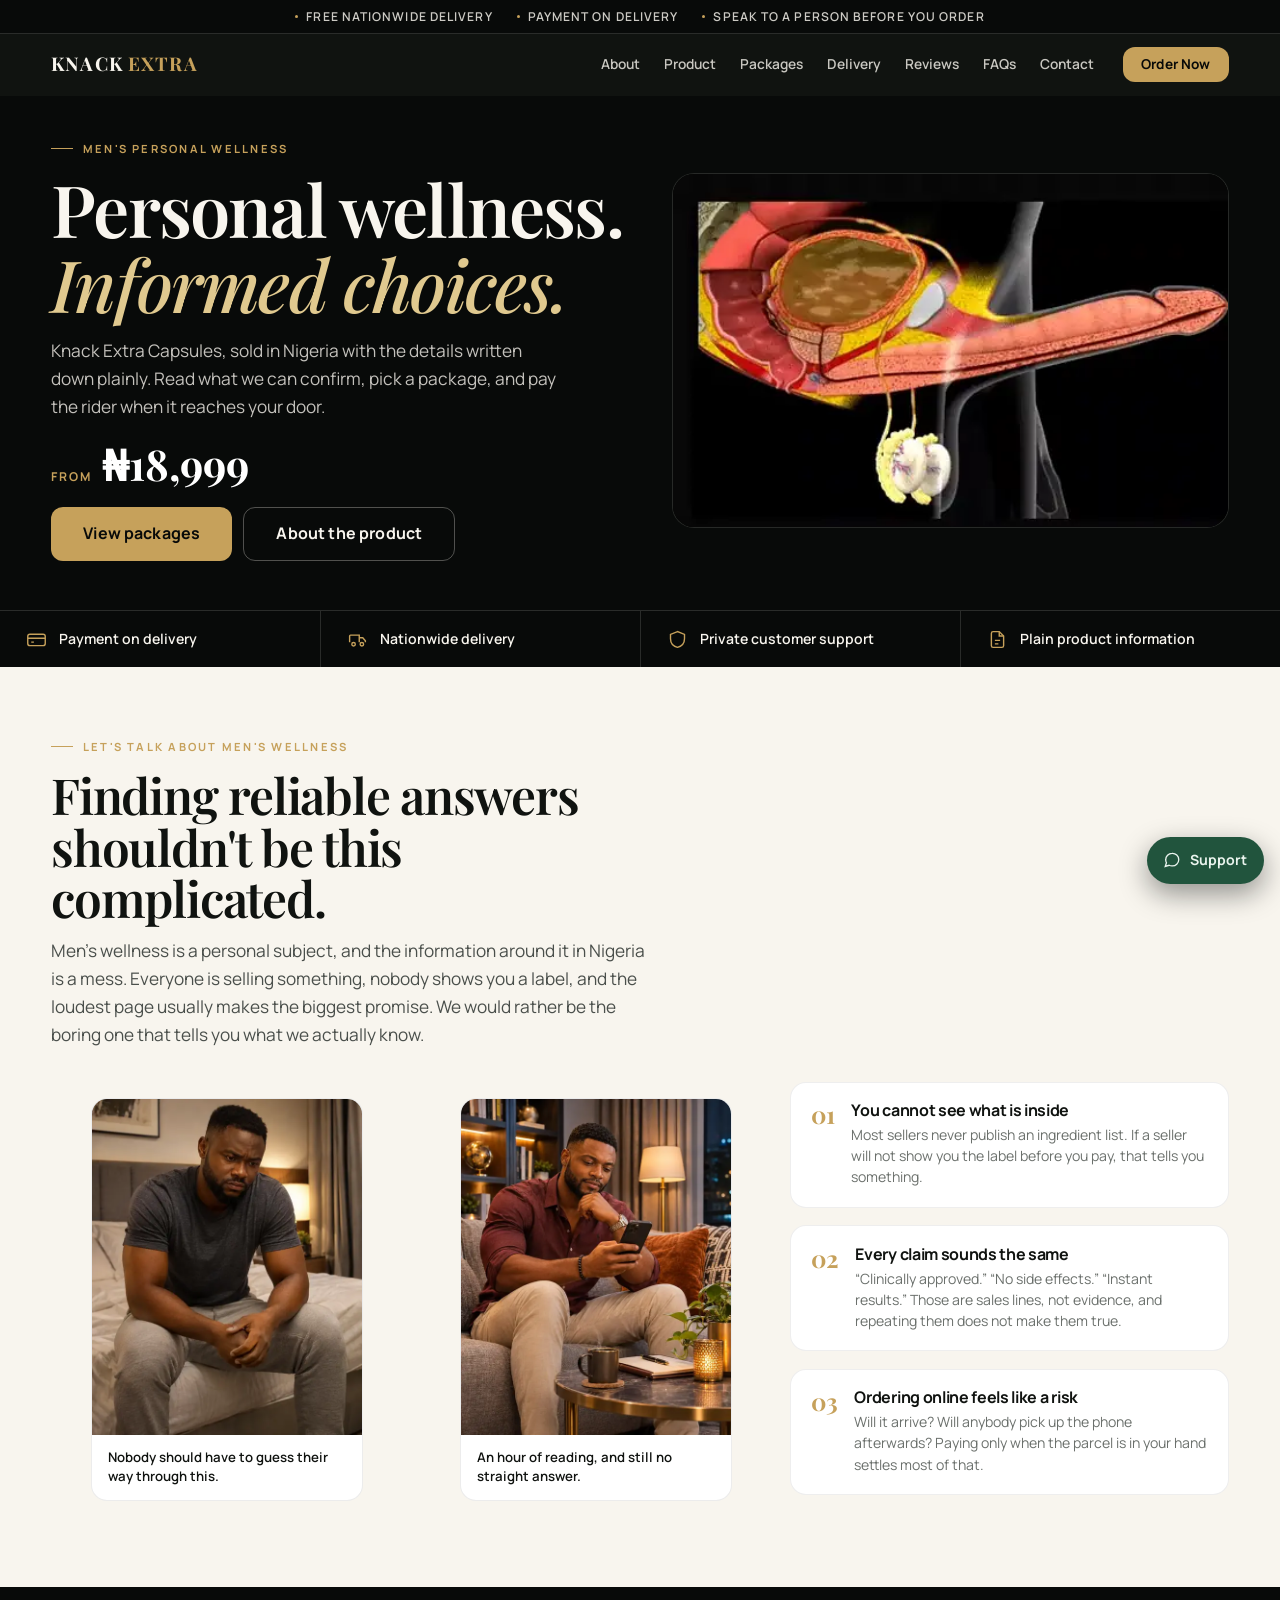
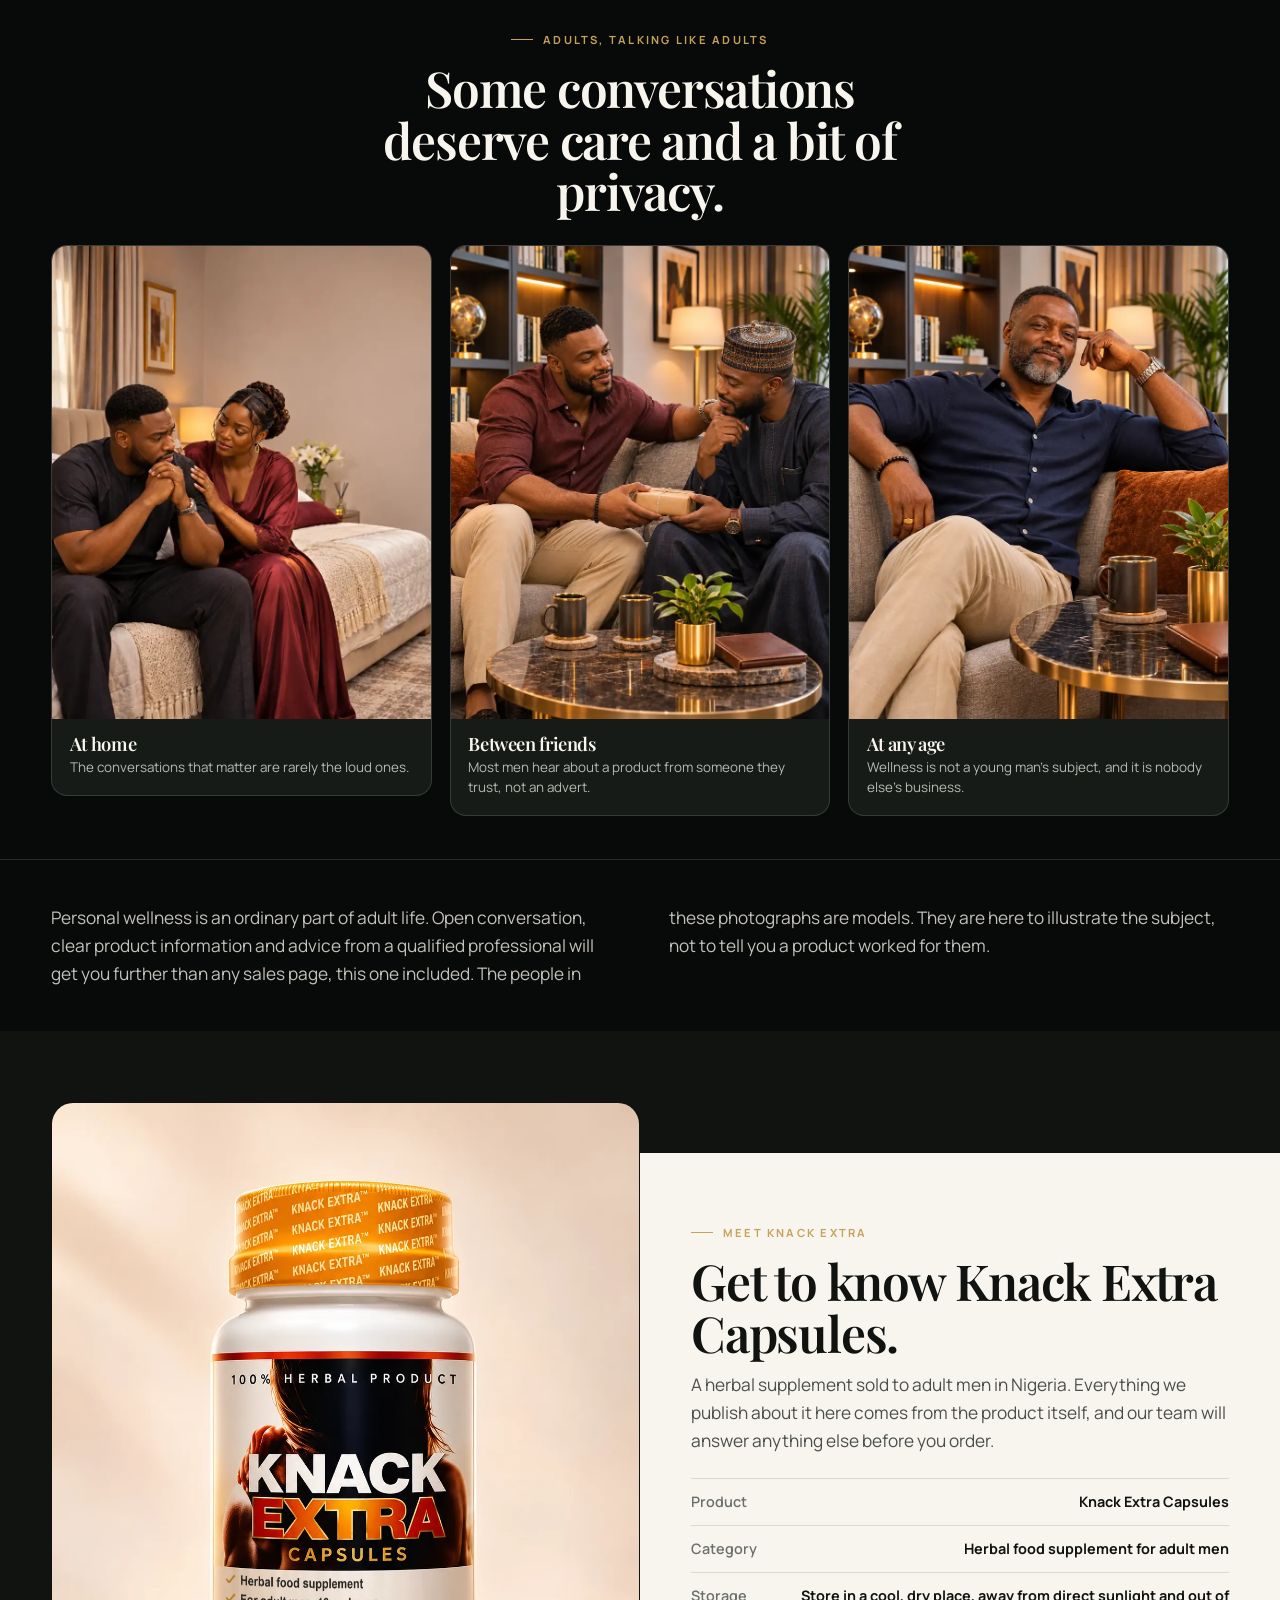
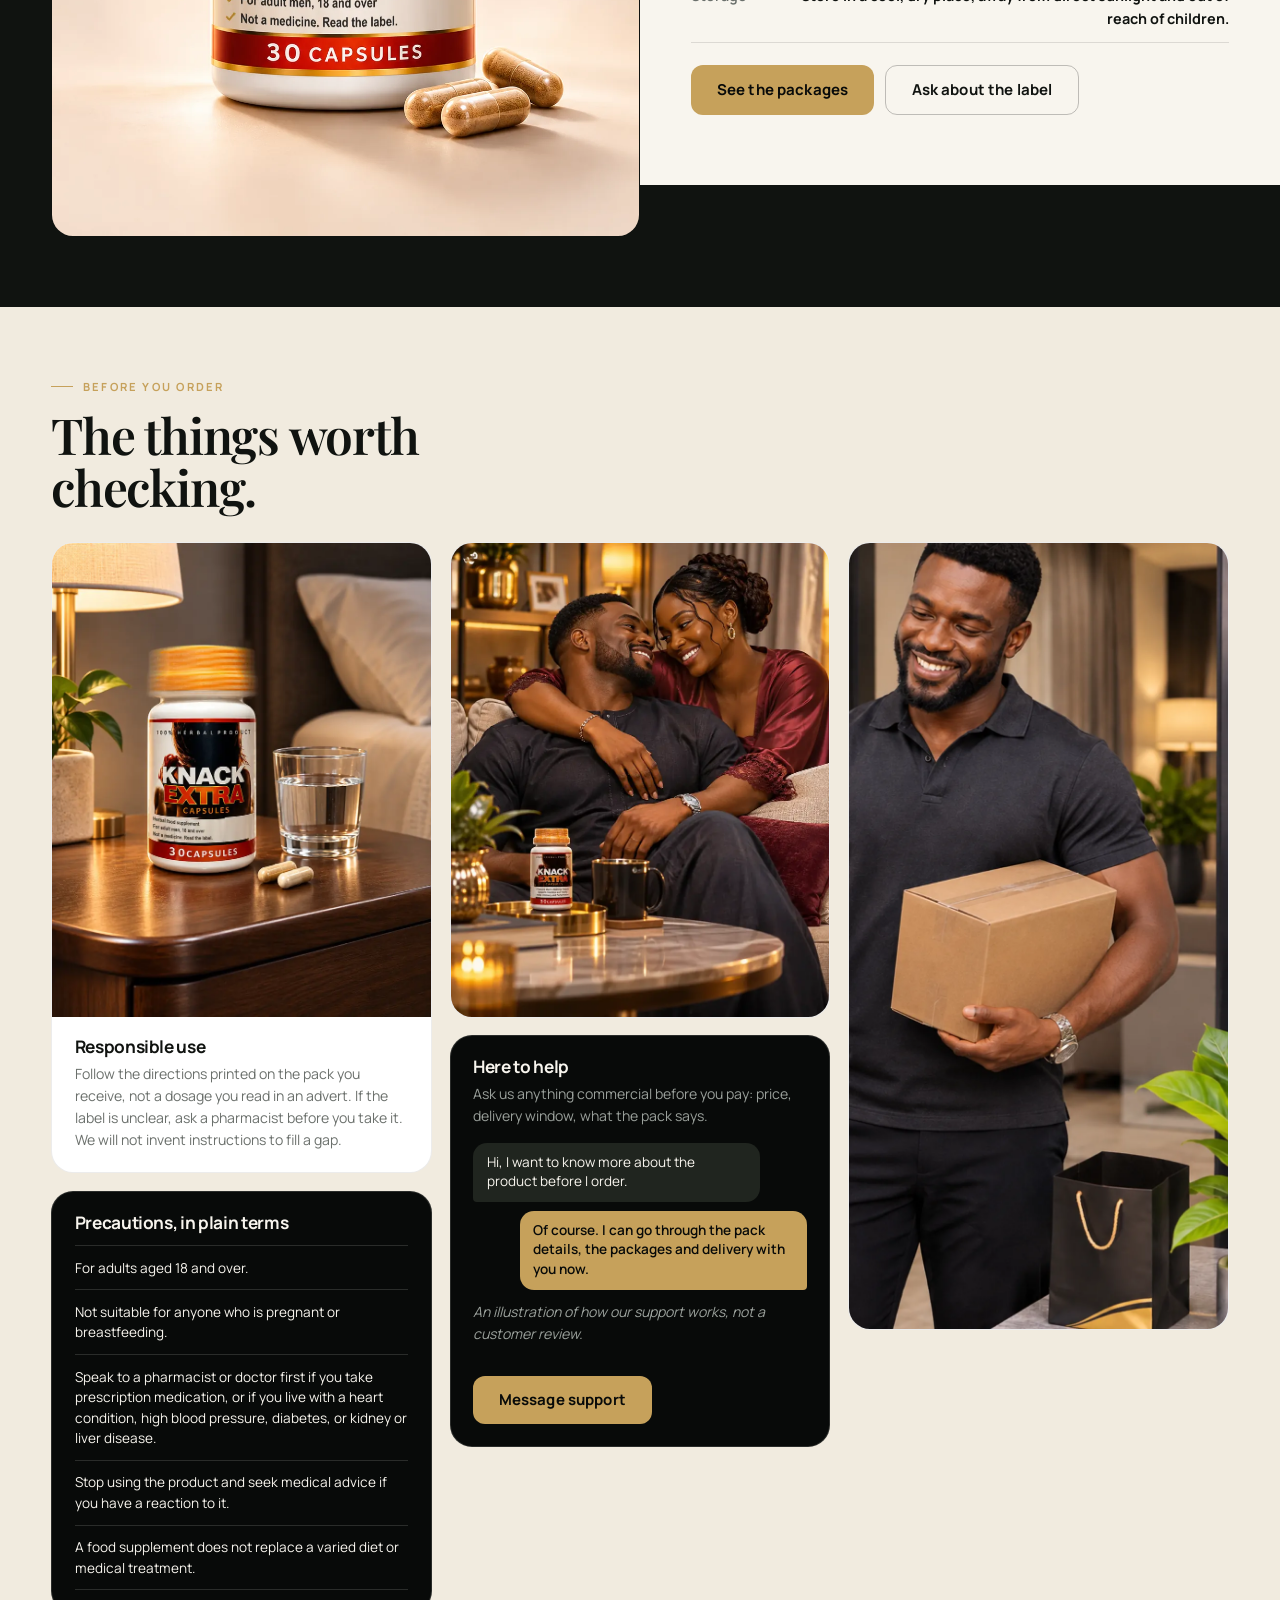
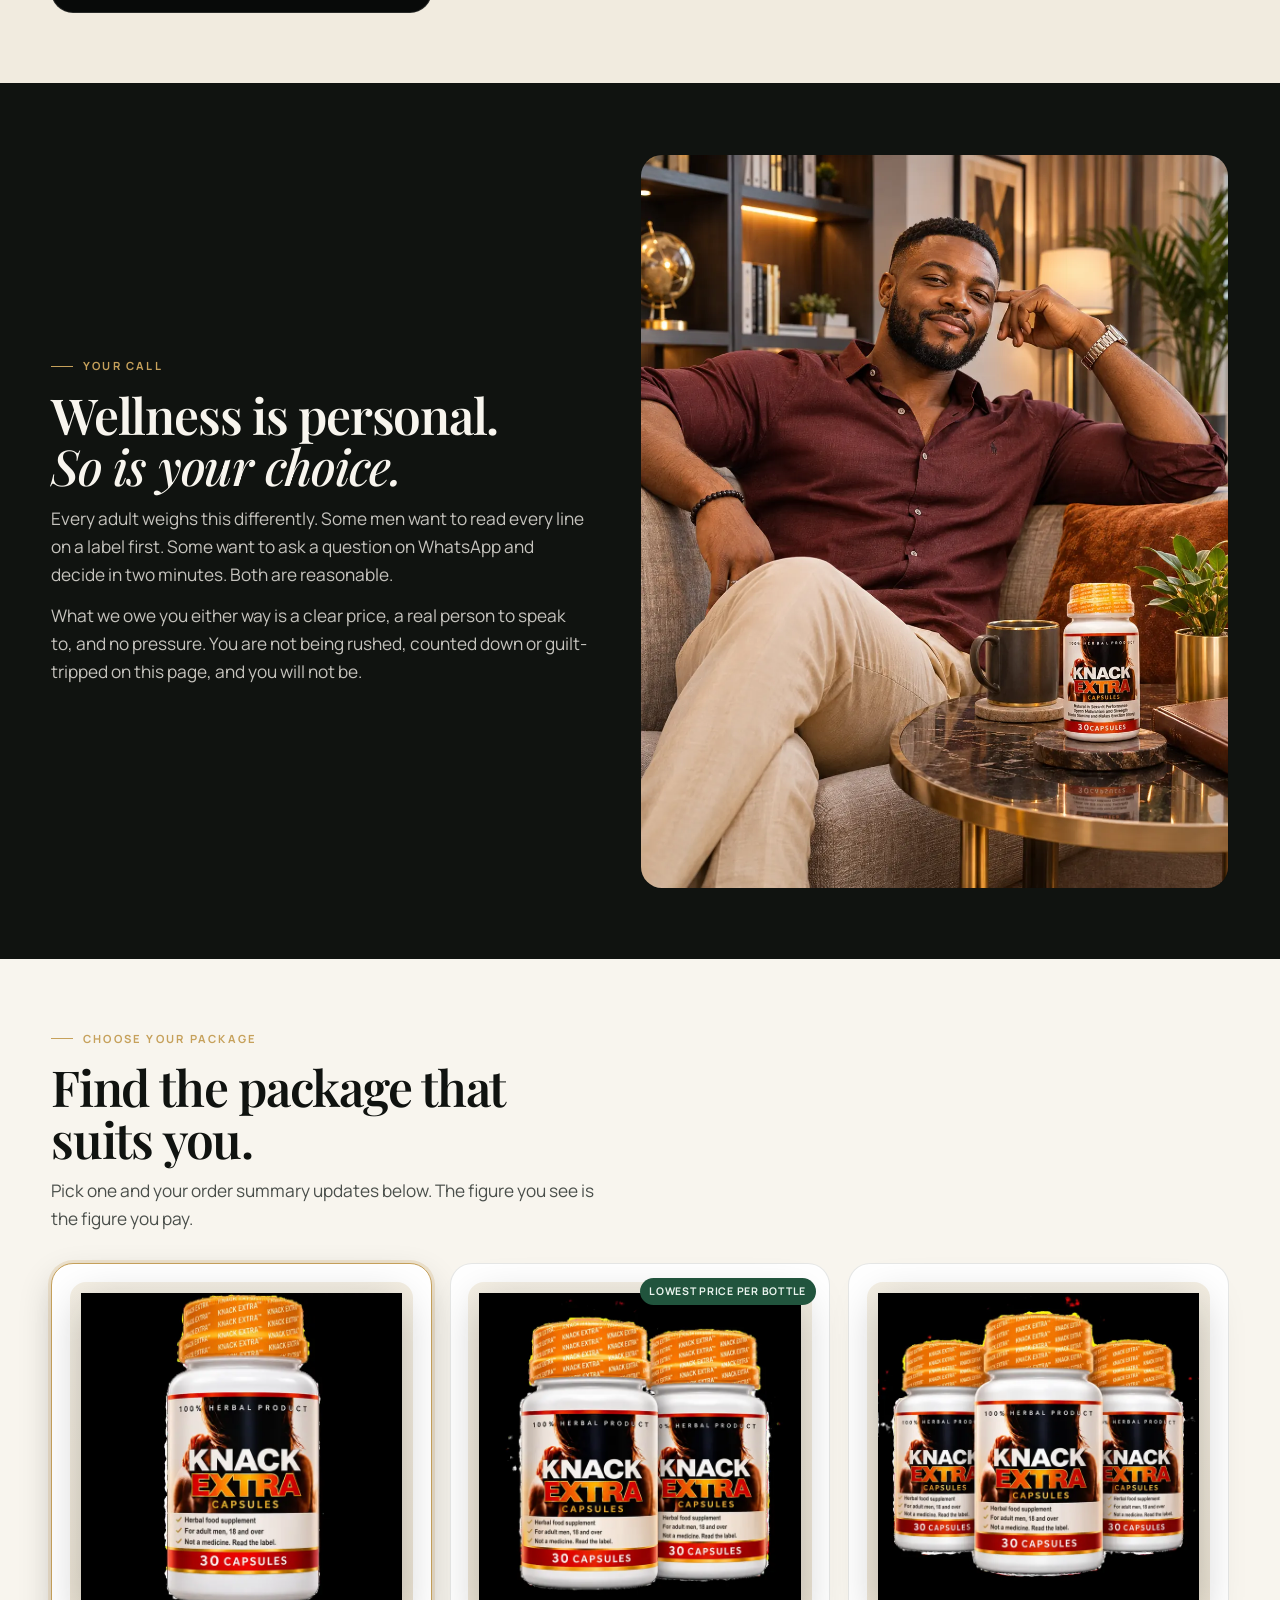
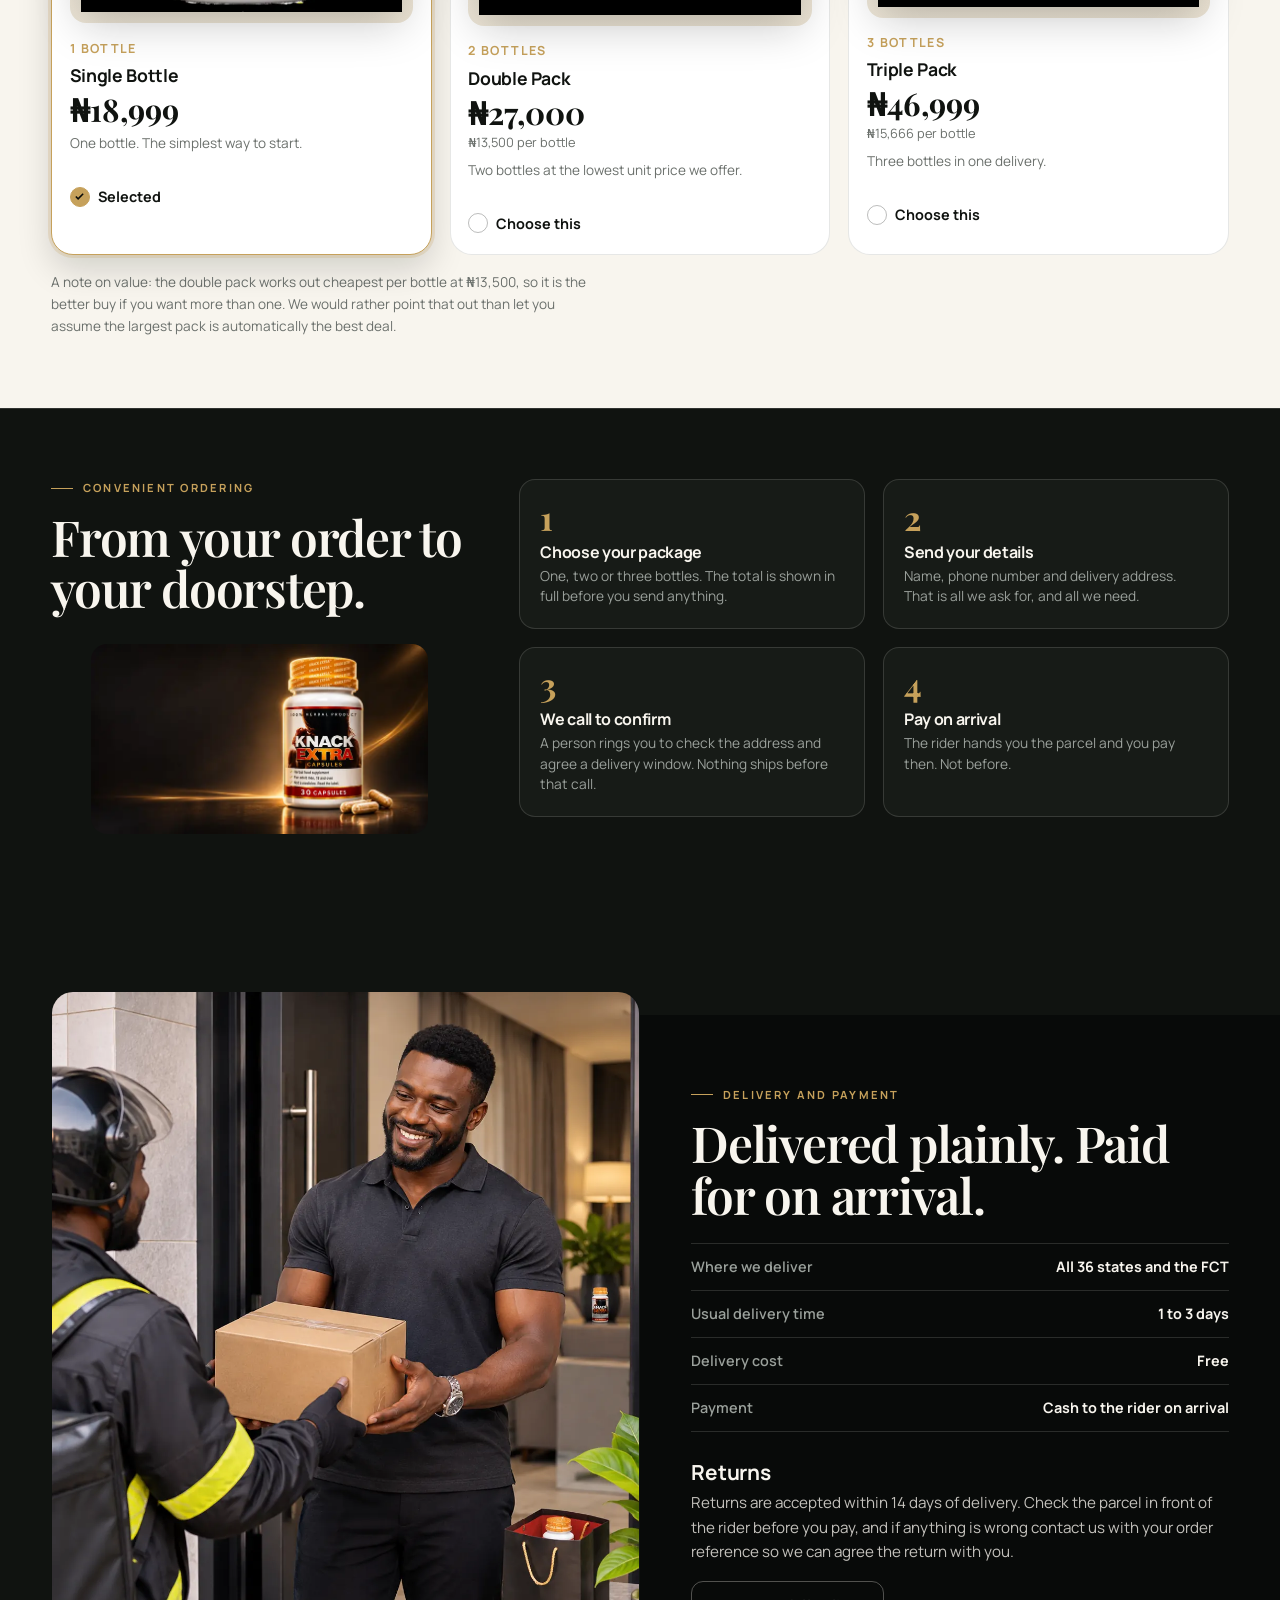
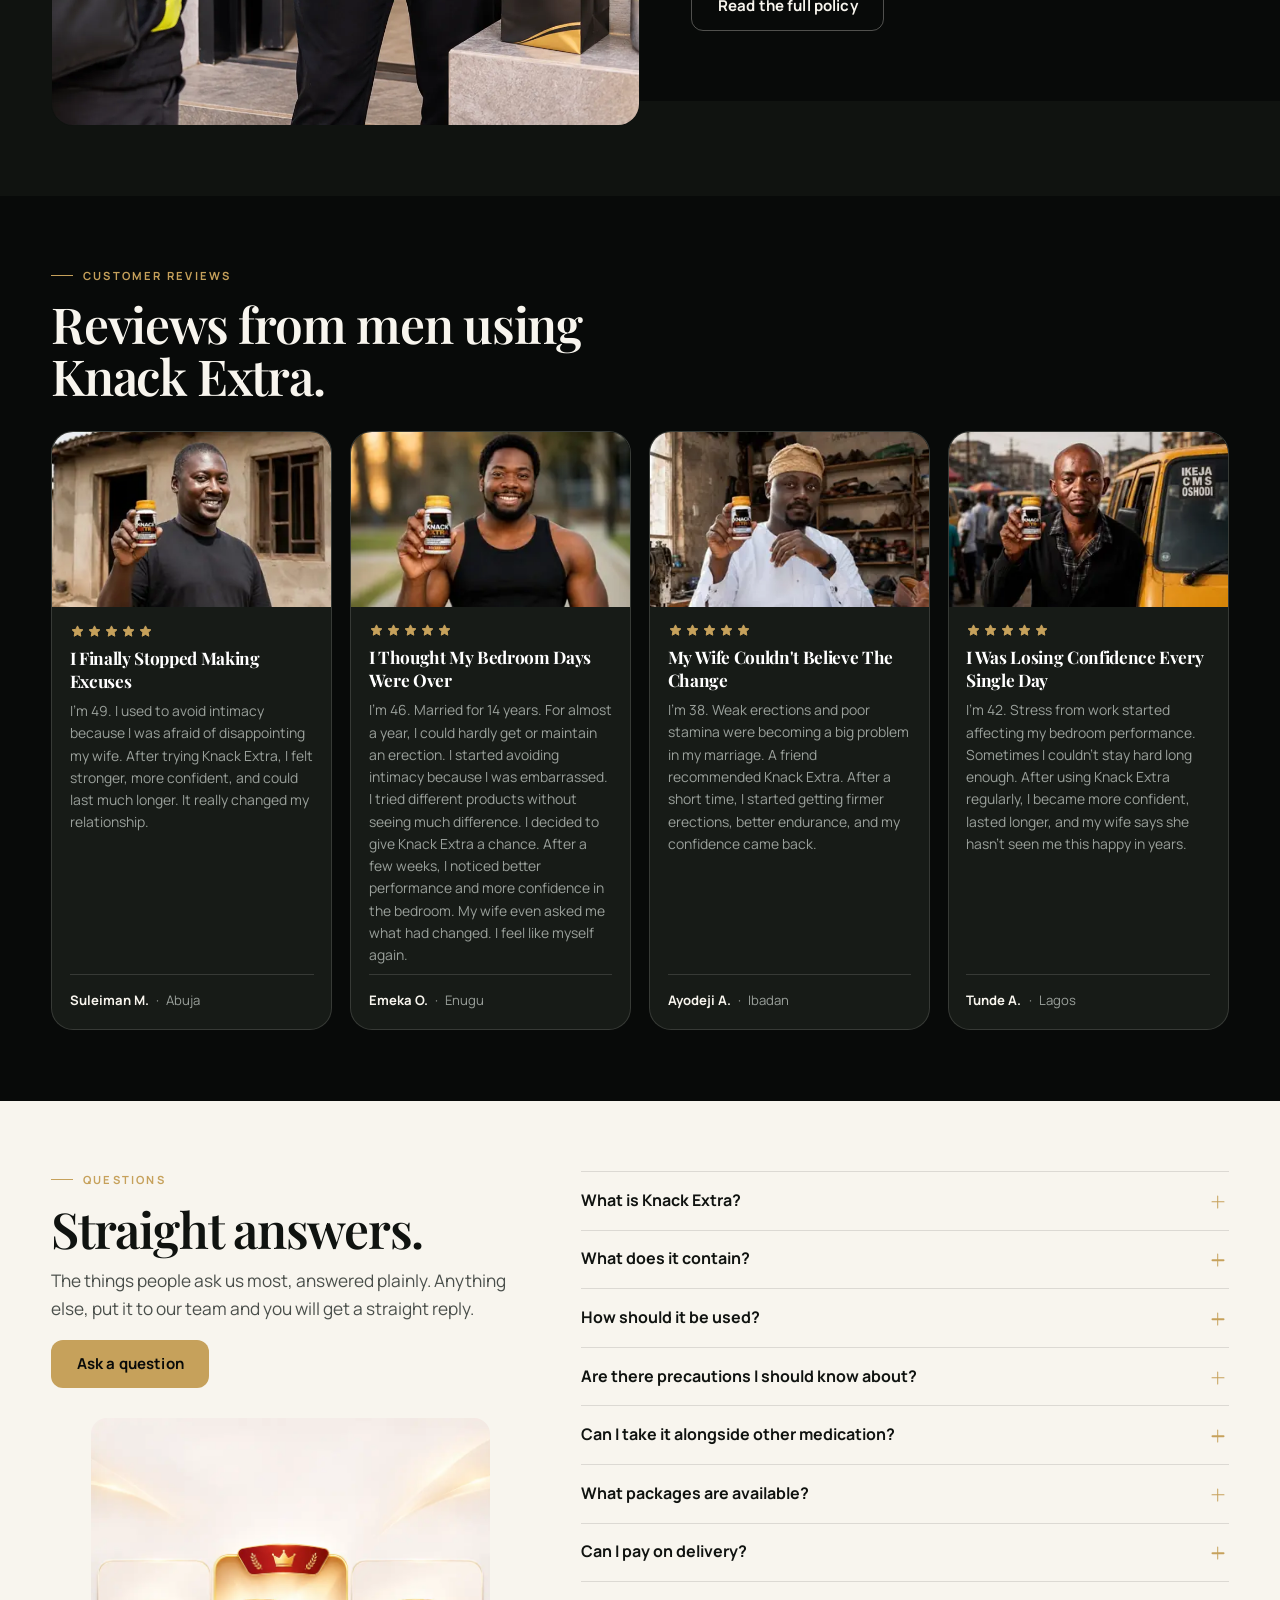
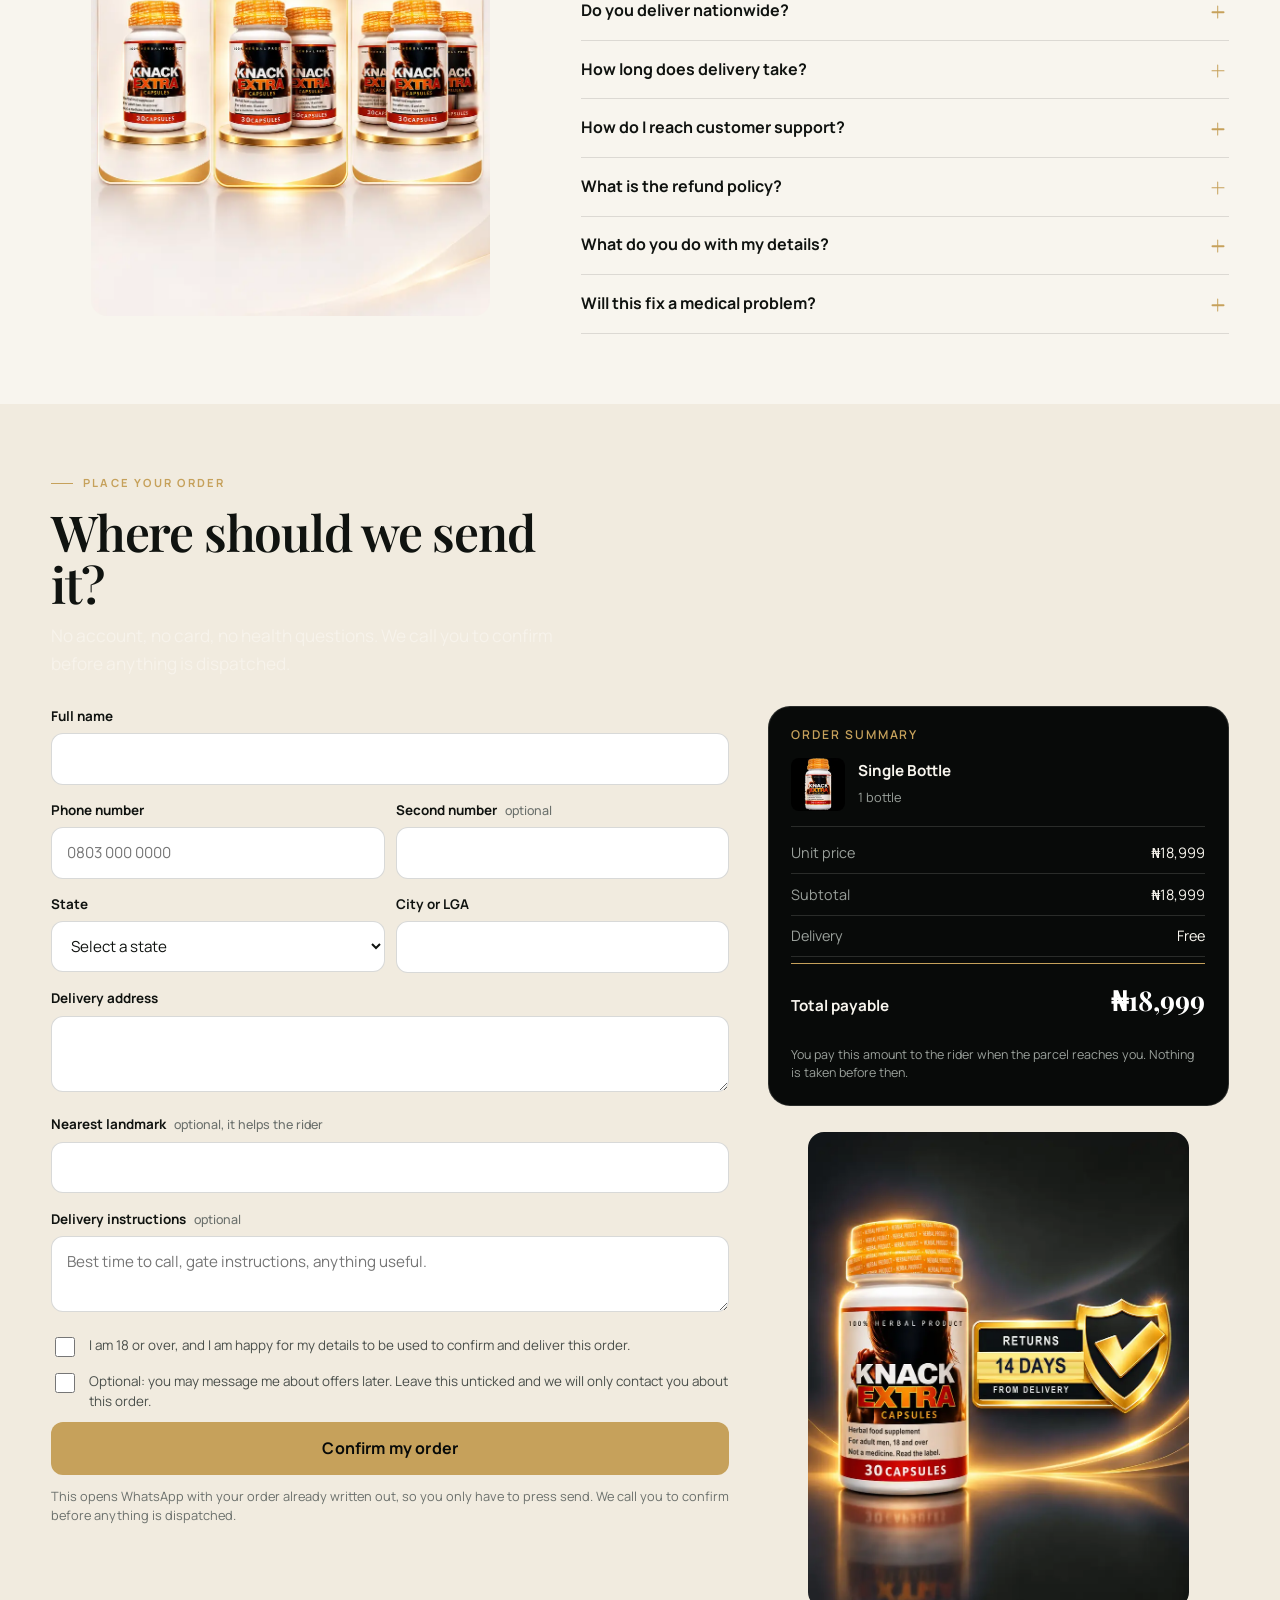
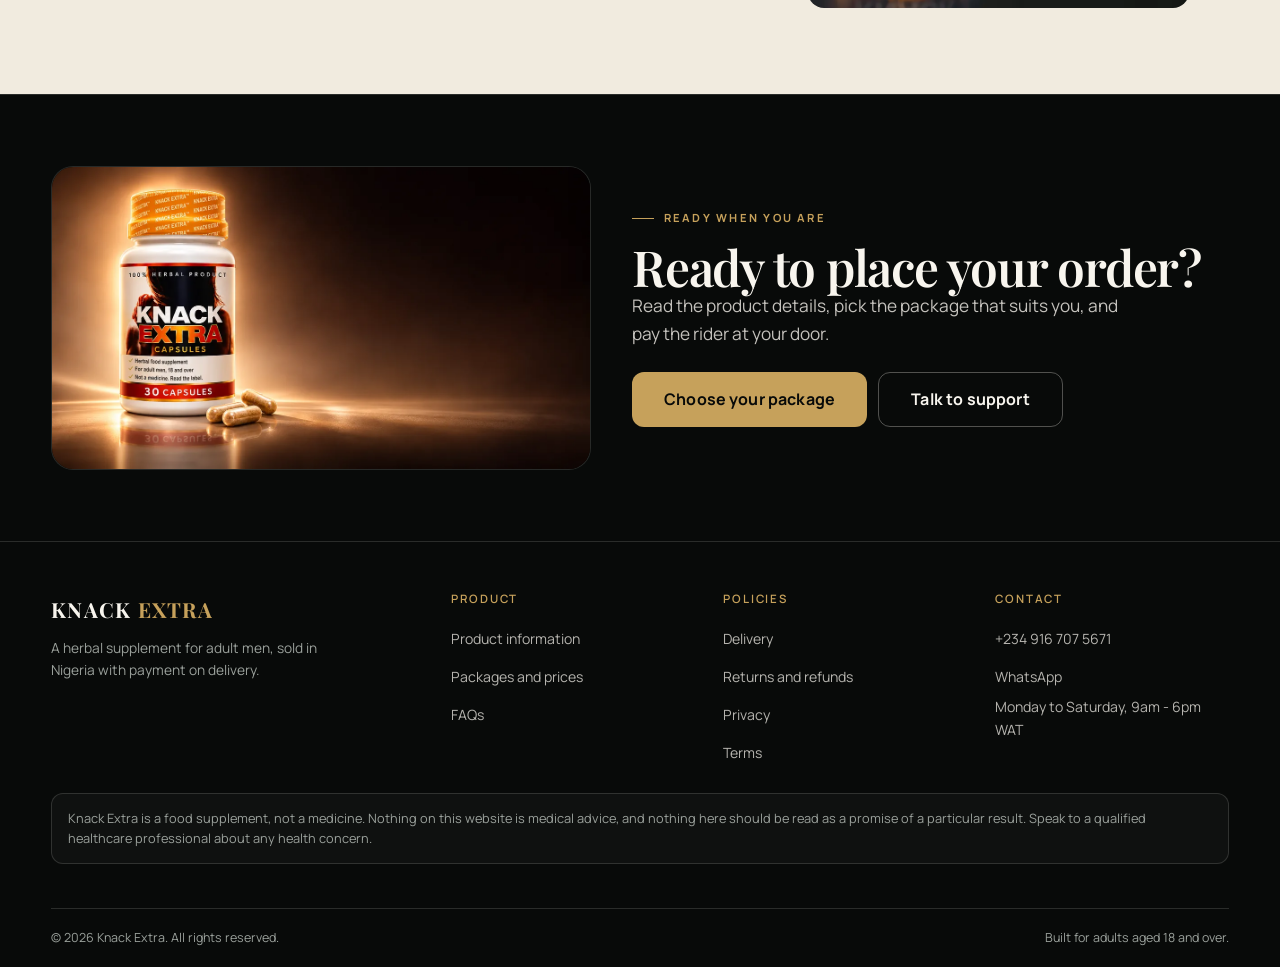
<file: index.html>
<!doctype html>
<html lang="en-NG">
<head>
<meta charset="utf-8">
<meta name="viewport" content="width=device-width,initial-scale=1,viewport-fit=cover">
<title>Knack Extra Capsules Nigeria | Product Information &amp; Ordering</title>
<meta name="description" content="Knack Extra packages, prices, delivery options and customer support in Nigeria. Payment on delivery, nationwide delivery, and a person on the phone before anything is sent.">
<link rel="canonical" href="https://zaddywebbuilds.github.io/powa/">
<meta name="robots" content="index,follow">
<meta name="theme-color" content="#080A09">

<meta property="og:type" content="website">
<meta property="og:site_name" content="Knack Extra">
<meta property="og:title" content="Knack Extra Capsules Nigeria | Product Information &amp; Ordering">
<meta property="og:description" content="Packages, prices, delivery and customer support. Payment on delivery, nationwide.">
<meta property="og:url" content="https://zaddywebbuilds.github.io/powa/">
<meta property="og:image" content="https://zaddywebbuilds.github.io/powa/assets/img/share-card.jpg">
<meta property="og:image:type" content="image/jpeg">
<meta property="og:image:width" content="1200">
<meta property="og:image:height" content="630">
<meta property="og:image:alt" content="A bottle of Knack Extra Capsules.">
<meta property="og:locale" content="en_NG">
<meta name="twitter:card" content="summary_large_image">
<meta name="twitter:image" content="https://zaddywebbuilds.github.io/powa/assets/img/share-card.jpg">

<link rel="icon" href="assets/img/favicon.svg" type="image/svg+xml">
<link rel="preload" as="image" href="assets/img/hero-anatomy-poster-480.webp" fetchpriority="high">
<link rel="preload" as="font" type="font/woff2" href="assets/fonts/manrope-400.woff2" crossorigin>
<link rel="preload" as="font" type="font/woff2" href="assets/fonts/playfair-500.woff2" crossorigin>
<link rel="stylesheet" href="assets/css/site.css?v=43c7fab6">
</head>
<body>

<a class="skip-link" href="#main">Skip to content</a>

<!-- 01 ============================================ announcement bar === -->
<div class="announce" id="announce" aria-label="Store announcements">
  <ul id="announce-list"></ul>
</div>

<!-- 02 ================================================ header / nav === -->
<header class="site-head" id="head">
  <div class="wrap head-inner">
    <a href="#top" class="logo">KNACK <span>EXTRA</span></a>
    <nav class="nav" aria-label="Primary">
      <a href="#about">About</a>
      <a href="#product">Product</a>
      <a href="#packages">Packages</a>
      <a href="#delivery">Delivery</a>
      <a href="#reviews">Reviews</a>
      <a href="#faq">FAQs</a>
      <a href="#order">Contact</a>
    </nav>
    <a href="#packages" class="btn head-cta">Order Now</a>
    <button class="burger" id="burger" aria-expanded="false" aria-controls="mobile-nav" aria-label="Open menu"><span></span></button>
  </div>
</header>

<nav class="mobile-nav" id="mobile-nav" data-open="0" aria-label="Mobile">
  <a href="#about">About</a>
  <a href="#product">Product</a>
  <a href="#packages">Packages</a>
  <a href="#delivery">Delivery</a>
  <a href="#reviews">Reviews</a>
  <a href="#faq">FAQs</a>
  <a href="#order">Contact</a>
  <a href="#packages" class="btn btn-lg">Order Now</a>
</nav>

<main id="main">
<span id="top"></span>

<!-- 03 ========================================================= hero === -->
<section class="hero">
  <div class="wrap hero-grid">
    <div class="hero-copy">
      <p class="eyebrow">Men's personal wellness</p>
      <h1 class="display h-xl">Personal wellness.<br><em class="gold">Informed choices.</em></h1>
      <p class="lede">Knack Extra Capsules, sold in Nigeria with the details written down plainly. Read what we can confirm, pick a package, and pay the rider when it reaches your door.</p>

      <div class="hero-price">
        <span class="from">From</span>
        <span class="amt" data-price="min">&#8358;18,999</span>
      </div>

      <div class="hero-actions">
        <a href="#packages" class="btn btn-lg">View packages</a>
        <a href="#product" class="btn btn-lg btn-ghost">About the product</a>
      </div>
    </div>

    <div class="hero-art">
      <video class="hero-video" poster="assets/img/hero-anatomy-poster-480.webp"
             width="462" height="294" muted loop playsinline preload="none"
             disablepictureinpicture
             data-src="assets/video/hero-anatomy.mp4"
             data-src-sm="assets/video/hero-anatomy-480.mp4"
             aria-label="A medical illustration of the male reproductive anatomy."></video>
    </div>
  </div>
</section>

<!-- 04 ================================================= trust strip === -->
<section class="trust" aria-label="What you can expect">
  <ul>
    <li data-req="payment.onDelivery">
      <svg width="21" height="21" viewBox="0 0 24 24" fill="none" stroke="currentColor" stroke-width="1.6" aria-hidden="true"><rect x="2" y="6" width="20" height="13" rx="2.5"/><path d="M2 10.5h20M6 15h3"/></svg>
      Payment on delivery
    </li>
    <li data-req="delivery.coverage">
      <svg width="21" height="21" viewBox="0 0 24 24" fill="none" stroke="currentColor" stroke-width="1.6" aria-hidden="true"><path d="M3 15V8a1 1 0 0 1 1-1h10v8M14 10h4l3 3.5V15"/><circle cx="7.5" cy="17.5" r="2"/><circle cx="17" cy="17.5" r="2"/></svg>
      Nationwide delivery
    </li>
    <li>
      <svg width="21" height="21" viewBox="0 0 24 24" fill="none" stroke="currentColor" stroke-width="1.6" aria-hidden="true"><path d="M12 3 4 6.2V11c0 5 3.4 8.6 8 10 4.6-1.4 8-5 8-10V6.2Z"/></svg>
      Private customer support
    </li>
    <li>
      <svg width="21" height="21" viewBox="0 0 24 24" fill="none" stroke="currentColor" stroke-width="1.6" aria-hidden="true"><path d="M14 3H7a2 2 0 0 0-2 2v14a2 2 0 0 0 2 2h10a2 2 0 0 0 2-2V8Z"/><path d="M14 3v5h5M9 13h6M9 17h4"/></svg>
      Plain product information
    </li>
  </ul>
</section>

<!-- 05 =============================== problem / informed decisions === -->
<section class="band on-light" id="about">
  <div class="wrap">
    <div style="max-width:60ch;margin-bottom:clamp(20px,2.6vw,34px)">
      <p class="eyebrow">Let's talk about men's wellness</p>
      <h2 class="display h-lg">Finding reliable answers shouldn't be this complicated.</h2>
      <p class="lede" style="margin-top:.8rem">Men's wellness is a personal subject, and the information around it in Nigeria is a mess. Everyone is selling something, nobody shows you a label, and the loudest page usually makes the biggest promise. We would rather be the boring one that tells you what we actually know.</p>
    </div>

    <div class="grid problem-grid">
      <figure class="photo ratio-34" data-rise>
        <picture><source media="(max-width:420px)" srcset="assets/img/thoughtful-man-480.webp"><source media="(max-width:680px)" srcset="assets/img/thoughtful-man-320.webp"><source media="(max-width:900px)" srcset="assets/img/thoughtful-man-480.webp"><img src="assets/img/thoughtful-man-560.webp" srcset="assets/img/thoughtful-man-560.webp 560w" sizes="(max-width:1200px) 246px, 276px" width="560" height="700" loading="lazy" decoding="async" alt="A man sitting on the edge of a bed, thinking."></picture>
        <figcaption class="photo-cap">Nobody should have to guess their way through this.</figcaption>
      </figure>

      <figure class="photo ratio-34" data-rise style="--d:.08s">
        <picture><source media="(max-width:420px)" srcset="assets/img/researching-man-480.webp"><source media="(max-width:680px)" srcset="assets/img/researching-man-320.webp"><source media="(max-width:900px)" srcset="assets/img/researching-man-480.webp"><img src="assets/img/researching-man-560.webp" srcset="assets/img/researching-man-560.webp 560w" sizes="(max-width:1200px) 246px, 276px" width="560" height="700" loading="lazy" decoding="async" alt="A man reading on his phone at home in the evening."></picture>
        <figcaption class="photo-cap">An hour of reading, and still no straight answer.</figcaption>
      </figure>

      <div class="card-stack">
        <article class="info-card" data-rise style="--d:.1s">
          <span class="num">01</span>
          <div><h3>You cannot see what is inside</h3>
          <p>Most sellers never publish an ingredient list. If a seller will not show you the label before you pay, that tells you something.</p></div>
        </article>
        <article class="info-card" data-rise style="--d:.16s">
          <span class="num">02</span>
          <div><h3>Every claim sounds the same</h3>
          <p>&ldquo;Clinically approved.&rdquo; &ldquo;No side effects.&rdquo; &ldquo;Instant results.&rdquo; Those are sales lines, not evidence, and repeating them does not make them true.</p></div>
        </article>
        <article class="info-card" data-rise style="--d:.22s">
          <span class="num">03</span>
          <div><h3>Ordering online feels like a risk</h3>
          <p>Will it arrive? Will anybody pick up the phone afterwards? Paying only when the parcel is in your hand settles most of that.</p></div>
        </article>
      </div>
    </div>
  </div>
</section>

<!-- 06 ======================================== lifestyle triptych === -->
<section class="band-tight on-black" style="padding-bottom:0">
  <div class="wrap" style="max-width:62ch;text-align:center;margin-bottom:clamp(18px,2.4vw,28px)">
    <p class="eyebrow" style="justify-content:center">Adults, talking like adults</p>
    <h2 class="display h-lg">Some conversations deserve care and a bit of privacy.</h2>
  </div>
  <div class="triptych">
  <figure class="tri-cell">
    <picture><source media="(max-width:420px)" srcset="assets/img/supportive-couple-560.webp"><source media="(max-width:680px)" srcset="assets/img/supportive-couple-1000.webp"><source media="(max-width:900px)" srcset="assets/img/supportive-couple-400.webp"><img src="assets/img/supportive-couple-1000.webp" srcset="assets/img/supportive-couple-820.webp 820w" sizes="(max-width:1200px) 363px, 389px" width="1000" height="1250" loading="lazy" decoding="async" alt="A couple sitting together on the edge of a bed, talking quietly."></picture>
    <figcaption><h3>At home</h3><p>The conversations that matter are rarely the loud ones.</p></figcaption>
  </figure>
  <figure class="tri-cell">
    <picture><source media="(max-width:420px)" srcset="assets/img/trusted-friends-560.webp"><source media="(max-width:680px)" srcset="assets/img/trusted-friends-1000.webp"><source media="(max-width:900px)" srcset="assets/img/trusted-friends-400.webp"><img src="assets/img/trusted-friends-1000.webp" srcset="assets/img/trusted-friends-820.webp 820w" sizes="(max-width:1200px) 363px, 389px" width="1000" height="1250" loading="lazy" decoding="async" alt="Two friends sitting in a living room, one passing the other a wrapped parcel."></picture>
    <figcaption><h3>Between friends</h3><p>Most men hear about a product from someone they trust, not an advert.</p></figcaption>
  </figure>
  <figure class="tri-cell">
    <picture><source media="(max-width:420px)" srcset="assets/img/mature-man-560.webp"><source media="(max-width:680px)" srcset="assets/img/mature-man-1000.webp"><source media="(max-width:900px)" srcset="assets/img/mature-man-400.webp"><img src="assets/img/mature-man-1000.webp" srcset="assets/img/mature-man-820.webp 820w" sizes="(max-width:1200px) 363px, 389px" width="1000" height="1250" loading="lazy" decoding="async" alt="A man in his fifties relaxing on a sofa at home."></picture>
    <figcaption><h3>At any age</h3><p>Wellness is not a young man's subject, and it is nobody else's business.</p></figcaption>
  </figure>
</div>
</section>
<section class="band-tight on-black rule-top">
  <div class="wrap">
    <p class="lede note-cols">Personal wellness is an ordinary part of adult life. Open conversation, clear product information and advice from a qualified professional will get you further than any sales page, this one included. The people in these photographs are models. They are here to illustrate the subject, not to tell you a product worked for them.</p>
  </div>
</section>

<!-- 07 ========================================= product introduction === -->
<section class="split" id="product">
  <div class="split-media">
    <picture><source media="(max-width:420px)" srcset="assets/img/product-hero-560.webp"><source media="(max-width:680px)" srcset="assets/img/product-hero-1000.webp"><source media="(max-width:900px)" srcset="assets/img/product-hero.webp"><img src="assets/img/product-hero.webp" srcset="assets/img/product-hero.webp 1122w" sizes="(max-width:1200px) 566px, 683px" width="1122" height="1402" loading="lazy" decoding="async" alt="A bottle of Knack Extra Capsules photographed on a cream background with loose capsules beside it."></picture>
  </div>
  <div class="split-body on-light">
    <div class="inner">
      <p class="eyebrow">Meet Knack Extra</p>
      <h2 class="display h-lg">Get to know Knack Extra Capsules.</h2>
      <p class="lede" style="margin-top:.8rem">A herbal supplement sold to adult men in Nigeria. Everything we publish about it here comes from the product itself, and our team will answer anything else before you order.</p>

      <ul class="spec" id="spec-list"></ul>
<div style="margin-top:1.4rem;display:flex;gap:.7rem;flex-wrap:wrap">
        <a href="#packages" class="btn">See the packages</a>
        <a href="#order" class="btn btn-ghost" data-support-link>Ask about the label</a>
      </div>
    </div>
  </div>
</section>

<!-- 08 =============================================== bento details === -->
<section class="band on-ivory-deep">
  <div class="wrap">
    <div style="max-width:58ch;margin-bottom:clamp(18px,2.4vw,30px)">
      <p class="eyebrow">Before you order</p>
      <h2 class="display h-lg">The things worth checking.</h2>
    </div>

    <div class="grid bento">
      <article class="bento-card bento-a" data-rise>
        <div class="media"><picture><source media="(max-width:420px)" srcset="assets/img/product-usage-560.webp"><source media="(max-width:680px)" srcset="assets/img/product-usage-1000.webp"><source media="(max-width:900px)" srcset="assets/img/product-usage-680.webp"><img src="assets/img/product-usage-1000.webp" srcset="assets/img/product-usage-820.webp 820w" sizes="(max-width:1200px) 363px, 389px" width="1000" height="1250" loading="lazy" decoding="async" alt="A bottle of Knack Extra on a bedside table beside a glass of water."></picture></div>
        <div class="pad">
          <h3>Responsible use</h3>
          <p>Follow the directions printed on the pack you receive, not a dosage you read in an advert. If the label is unclear, ask a pharmacist before you take it. We will not invent instructions to fill a gap.</p>
        </div>
      </article>

      <article class="bento-card bento-b bento-dark" data-rise style="--d:.06s">
        <div class="pad">
          <h3>Precautions, in plain terms</h3>
          <ul class="spec" style="margin-top:.8rem" id="warnings-list"></ul>
        </div>
      </article>

      <article class="bento-card bento-d" data-rise style="--d:.14s">
        <div class="media"><picture><source media="(max-width:420px)" srcset="assets/img/happy-couple-560.webp"><source media="(max-width:680px)" srcset="assets/img/happy-couple-1000.webp"><source media="(max-width:900px)" srcset="assets/img/happy-couple-680.webp"><img src="assets/img/happy-couple-1000.webp" srcset="assets/img/happy-couple-820.webp 820w" sizes="(max-width:1200px) 363px, 389px" width="1000" height="1250" loading="lazy" decoding="async" alt="A couple sitting close together on a sofa at home in the evening."></picture></div>
      </article>

      <article class="bento-card bento-e" data-rise style="--d:.18s">
        <div class="pad">
          <h3>Here to help</h3>
          <p>Ask us anything commercial before you pay: price, delivery window, what the pack says.</p>
          <div class="chat">
            <div class="bubble them">Hi, I want to know more about the product before I order.</div>
            <div class="bubble us">Of course. I can go through the pack details, the packages and delivery with you now.</div>
          </div>
          <p class="chat-note">An illustration of how our support works, not a customer review.</p>
          <a href="#" class="btn" style="margin-top:1rem" data-support-link>Message support</a>
        </div>
      </article>

      <article class="bento-card bento-f" data-rise style="--d:.22s">
        <div class="media"><picture><source media="(max-width:420px)" srcset="assets/img/doorstep-handover-560.webp"><source media="(max-width:680px)" srcset="assets/img/doorstep-handover.webp"><source media="(max-width:900px)" srcset="assets/img/doorstep-handover-680.webp"><img src="assets/img/doorstep-handover.webp" srcset="assets/img/doorstep-handover.webp 778w" sizes="(max-width:1200px) 363px, 389px" width="778" height="1615" loading="lazy" decoding="async" alt="A man at his own front door holding the parcel he has just taken delivery of."></picture></div>
      </article>
    </div>
  </div>
</section>

<!-- 09 ===================================== lifestyle, choice is yours === -->
<section class="split split-rev">
  <div class="split-media">
    <picture><source media="(max-width:420px)" srcset="assets/img/confident-man-560.webp"><source media="(max-width:680px)" srcset="assets/img/confident-man-1000.webp"><source media="(max-width:900px)" srcset="assets/img/confident-man.webp"><img src="assets/img/confident-man.webp" srcset="assets/img/confident-man.webp 1122w" sizes="(max-width:1200px) 566px, 683px" width="1122" height="1402" loading="lazy" decoding="async" alt="A man relaxing on a sofa at home, a bottle of Knack Extra on the side table."></picture>
  </div>
  <div class="split-body on-dark">
    <div class="inner">
      <p class="eyebrow">Your call</p>
      <h2 class="display h-lg">Wellness is personal.<br><em>So is your choice.</em></h2>
      <p class="lede" style="margin-top:.8rem">Every adult weighs this differently. Some men want to read every line on a label first. Some want to ask a question on WhatsApp and decide in two minutes. Both are reasonable.</p>
      <p class="lede" style="margin-top:.8rem">What we owe you either way is a clear price, a real person to speak to, and no pressure. You are not being rushed, counted down or guilt-tripped on this page, and you will not be.</p>
</div>
  </div>
</section>

<!-- 10 ===================================================== packages === -->
<section class="band on-light" id="packages">
  <div class="wrap">
    <div style="max-width:56ch;margin-bottom:clamp(18px,2.4vw,30px)">
      <p class="eyebrow">Choose your package</p>
      <h2 class="display h-lg">Find the package that suits you.</h2>
      <p class="lede" style="margin-top:.8rem">Pick one and your order summary updates below. The figure you see is the figure you pay.</p>
    </div>

    <div class="grid pkg-grid" id="pkg-grid" role="radiogroup" aria-label="Choose a package"></div>

    <p style="margin-top:1.1rem;font-size:.85rem;color:var(--muted);max-width:68ch" id="pkg-foot"></p>
  </div>
</section>

<!-- 11 ================================================ how it works === -->
<section class="band on-dark rule-top">
  <div class="wrap steps-cols">
    <div>
      <p class="eyebrow">Convenient ordering</p>
      <h2 class="display h-lg">From your order to your doorstep.</h2>
      <figure class="col-art">
        <picture><source media="(max-width:420px)" srcset="assets/img/hero-dark-480.webp"><source media="(max-width:680px)" srcset="assets/img/hero-dark-820.webp"><source media="(max-width:900px)" srcset="assets/img/hero-dark-1200.webp"><img src="assets/img/hero-dark-1200.webp" srcset="assets/img/hero-dark-680.webp 680w, assets/img/hero-dark-820.webp 820w" sizes="(max-width:1200px) 311px, 344px" width="1200" height="675" loading="lazy" decoding="async" alt="A bottle of Knack Extra Capsules lit against a dark background with loose capsules beside it."></picture>
      </figure>
    </div>
    <div class="grid steps">
      <article class="step" data-rise><span class="n">1</span><h3>Choose your package</h3><p>One, two or three bottles. The total is shown in full before you send anything.</p></article>
      <article class="step" data-rise style="--d:.06s"><span class="n">2</span><h3>Send your details</h3><p>Name, phone number and delivery address. That is all we ask for, and all we need.</p></article>
      <article class="step" data-rise style="--d:.12s"><span class="n">3</span><h3>We call to confirm</h3><p>A person rings you to check the address and agree a delivery window. Nothing ships before that call.</p></article>
      <article class="step" data-rise style="--d:.18s"><span class="n">4</span><h3>Pay on arrival</h3><p>The rider hands you the parcel and you pay then. Not before.</p></article>
    </div>
  </div>
</section>

<!-- 12 ========================================== delivery & payment === -->
<section class="split" id="delivery">
  <div class="split-media">
    <picture><source media="(max-width:420px)" srcset="assets/img/discreet-delivery-560.webp"><source media="(max-width:680px)" srcset="assets/img/discreet-delivery-1000.webp"><source media="(max-width:900px)" srcset="assets/img/discreet-delivery.webp"><img src="assets/img/discreet-delivery.webp" srcset="assets/img/discreet-delivery.webp 1122w" sizes="(max-width:1200px) 566px, 683px" width="1122" height="1402" loading="lazy" decoding="async" alt="A courier handing a plain cardboard parcel to a customer at his front door."></picture>
  </div>
  <div class="split-body on-black">
    <div class="inner">
      <p class="eyebrow">Delivery and payment</p>
      <h2 class="display h-lg">Delivered plainly. Paid for on arrival.</h2>
      <ul class="spec" id="delivery-list"></ul>
<h3 class="h-sm" style="margin-top:1.8rem">Returns</h3>
      <p class="lede" style="margin-top:.5rem;font-size:.95rem" id="refund-copy"></p>
      <a href="policies.html#returns" class="btn btn-ghost" style="margin-top:1rem">Read the full policy</a>
    </div>
  </div>
</section>

<!-- 13 ====================================================== reviews === -->
<section class="band on-black" id="reviews">
  <div class="wrap">
    <div style="max-width:58ch;margin-bottom:clamp(18px,2.4vw,30px)">
      <p class="eyebrow">Customer reviews</p>
      <h2 class="display h-lg">Reviews from men using Knack Extra.</h2>
    </div>
    <div class="grid review-grid" id="review-grid"></div>
  </div>
</section>

<!-- 14 ========================================================== FAQ === -->
<section class="band on-light" id="faq">
  <div class="wrap faq-cols">
    <div>
      <p class="eyebrow">Questions</p>
      <h2 class="display h-lg">Straight answers.</h2>
      <p class="lede" style="margin-top:.8rem">The things people ask us most, answered plainly. Anything else, put it to our team and you will get a straight reply.</p>
      <a href="#" class="btn" style="margin-top:1.1rem" data-support-link>Ask a question</a>
      <figure class="col-art">
        <picture><source media="(max-width:420px)" srcset="assets/img/package-podium-480.webp"><source media="(max-width:680px)" srcset="assets/img/package-podium-820.webp"><source media="(max-width:900px)" srcset="assets/img/package-podium.webp"><img src="assets/img/package-podium.webp" srcset="assets/img/package-podium-820.webp 820w" sizes="(max-width:1200px) 371px, 409px" width="1100" height="1375" loading="lazy" decoding="async" alt="The one, two and three bottle packages of Knack Extra standing side by side."></picture>
      </figure>
    </div>
    <div class="faq" id="faq-list"></div>
  </div>
</section>

<!-- 15 ===================================================== checkout === -->
<section class="band on-ivory-deep" id="order">
  <div class="wrap">
    <div style="max-width:54ch;margin-bottom:clamp(18px,2.4vw,28px)">
      <p class="eyebrow">Place your order</p>
      <h2 class="display h-lg">Where should we send it?</h2>
      <p class="lede" style="margin-top:.8rem">No account, no card, no health questions. We call you to confirm before anything is dispatched.</p>
    </div>

    <div class="checkout">
      <form id="order-form" novalidate>
        <div class="field">
          <label for="f-name">Full name</label>
          <input id="f-name" name="name" type="text" autocomplete="name" required aria-describedby="e-name">
          <p class="err" id="e-name"></p>
        </div>

        <div class="field-row">
          <div class="field">
            <label for="f-phone">Phone number</label>
            <input id="f-phone" name="phone" type="tel" inputmode="tel" autocomplete="tel" placeholder="0803 000 0000" required aria-describedby="e-phone">
            <p class="err" id="e-phone"></p>
          </div>
          <div class="field">
            <label for="f-alt">Second number <span class="hint">optional</span></label>
            <input id="f-alt" name="altPhone" type="tel" inputmode="tel" aria-describedby="e-alt">
            <p class="err" id="e-alt"></p>
          </div>
        </div>

        <div class="field-row">
          <div class="field">
            <label for="f-state">State</label>
            <select id="f-state" name="state" required aria-describedby="e-state"><option value="">Select a state</option></select>
            <p class="err" id="e-state"></p>
          </div>
          <div class="field">
            <label for="f-city">City or LGA</label>
            <input id="f-city" name="city" type="text" autocomplete="address-level2" required aria-describedby="e-city">
            <p class="err" id="e-city"></p>
          </div>
        </div>

        <div class="field">
          <label for="f-address">Delivery address</label>
          <textarea id="f-address" name="address" autocomplete="street-address" required aria-describedby="e-address"></textarea>
          <p class="err" id="e-address"></p>
        </div>

        <div class="field">
          <label for="f-landmark">Nearest landmark <span class="hint">optional, it helps the rider</span></label>
          <input id="f-landmark" name="landmark" type="text">
        </div>

        <div class="field">
          <label for="f-notes">Delivery instructions <span class="hint">optional</span></label>
          <textarea id="f-notes" name="notes" placeholder="Best time to call, gate instructions, anything useful."></textarea>
        </div>

        <label class="check">
          <input type="checkbox" id="f-consent" required>
          <span>I am 18 or over, and I am happy for my details to be used to confirm and deliver this order.</span>
        </label>
        <p class="err" id="e-consent"></p>

        <label class="check">
          <input type="checkbox" id="f-marketing">
          <span>Optional: you may message me about offers later. Leave this unticked and we will only contact you about this order.</span>
        </label>

        <button type="submit" class="btn btn-lg btn-block" id="submit-btn" style="margin-top:.6rem">Confirm my order</button>
        <p style="font-size:.8rem;color:var(--muted);margin-top:.75rem;line-height:1.5" id="submit-note"></p>
      </form>

      <div class="order-side">
      <aside class="summary" aria-label="Order summary">
        <h3>Order summary</h3>
        <div class="thumb">
          <img id="sum-img" src="assets/img/bundle-one-160.webp" width="54" height="54" alt="" loading="lazy">
          <div><strong id="sum-name">Single Bottle</strong><span id="sum-qty">1 bottle</span></div>
        </div>
        <div class="row"><span class="k">Unit price</span><span class="v" id="sum-unit"></span></div>
        <div class="row"><span class="k">Subtotal</span><span class="v" id="sum-sub"></span></div>
        <div class="row"><span class="k">Delivery</span><span class="v" id="sum-del"></span></div>
        <div class="row total"><span class="k">Total payable</span><span class="v" id="sum-total"></span></div>
        <p class="mini" id="sum-note"></p>
      </aside>
      <figure class="col-art">
        <picture><source media="(max-width:420px)" srcset="assets/img/returns-badge-480.webp"><source media="(max-width:680px)" srcset="assets/img/returns-badge-820.webp"><source media="(max-width:900px)" srcset="assets/img/returns-badge.webp"><img src="assets/img/returns-badge.webp" srcset="assets/img/returns-badge-820.webp 820w" sizes="(max-width:1200px) 353px, 390px" width="1100" height="1375" loading="lazy" decoding="async" alt="A bottle of Knack Extra beside a badge reading returns, 14 days from delivery."></picture>
      </figure>
      </div>
    </div>
  </div>
</section>

<!-- 16 ==================================================== final CTA === -->
<section class="final band">
  <div class="wrap final-grid">
    <div class="final-art">
      <picture><source media="(max-width:420px)" srcset="assets/img/hero-dark-alt-560.webp"><source media="(max-width:680px)" srcset="assets/img/hero-dark-alt-1000.webp"><source media="(max-width:900px)" srcset="assets/img/hero-dark-alt-1200.webp"><img src="assets/img/hero-dark-alt-1200.webp"
           srcset="assets/img/hero-dark-alt-1200.webp 1200w"
           sizes="(max-width:1200px) 516px, 552px" width="1200" height="675"
           loading="lazy" decoding="async"
           alt="A bottle of Knack Extra Capsules lit against a dark background."></picture>
    </div>
    <div class="final-copy">
      <p class="eyebrow">Ready when you are</p>
      <h2 class="display h-lg">Ready to place your order?</h2>
      <p class="lede">Read the product details, pick the package that suits you, and pay the rider at your door.</p>
      <div class="hero-actions">
        <a href="#packages" class="btn btn-lg">Choose your package</a>
        <a href="#" class="btn btn-lg btn-ghost" data-support-link>Talk to support</a>
      </div>
    </div>
  </div>
</section>

</main>

<!-- 17 ======================================================= footer === -->
<footer class="site-foot">
  <div class="wrap">
    <div class="foot-grid">
      <div class="foot-brand">
        <span class="logo">KNACK <span>EXTRA</span></span>
        <p id="foot-business">A herbal supplement for adult men, sold in Nigeria with payment on delivery.</p>
      </div>
      <div>
        <h4>Product</h4>
        <ul>
          <li><a href="#product">Product information</a></li>
          <li><a href="#packages">Packages and prices</a></li>
          <li><a href="#faq">FAQs</a></li>
        </ul>
      </div>
      <div>
        <h4>Policies</h4>
        <ul>
          <li><a href="policies.html#delivery">Delivery</a></li>
          <li><a href="policies.html#returns">Returns and refunds</a></li>
          <li><a href="policies.html#privacy">Privacy</a></li>
          <li><a href="policies.html#terms">Terms</a></li>
        </ul>
      </div>
      <div>
        <h4>Contact</h4>
        <ul id="foot-contact"></ul>
      </div>
    </div>

    <p class="foot-disclaimer" id="foot-disclaimer"></p>

    <div class="foot-legal">
      <span id="foot-copy"></span>
      <span>Built for adults aged 18 and over.</span>
    </div>
  </div>
</footer>

<!-- sticky mobile action bar -->
<div class="mobile-bar" id="mobile-bar" data-on="0">
  <div class="mb-price"><span>From</span><strong data-price="min">&#8358;18,999</strong></div>
  <a href="#packages" class="btn">Order now</a>
  <a href="#" class="mb-chat" aria-label="Message support" data-support-link>
    <svg width="20" height="20" viewBox="0 0 24 24" fill="none" stroke="currentColor" stroke-width="1.7" aria-hidden="true"><path d="M21 11.5a8.4 8.4 0 0 1-9 8.4 9 9 0 0 1-3.9-.9L3 20.5l1.6-4.8A8.3 8.3 0 0 1 3.6 11.5 8.4 8.4 0 0 1 12 3.1a8.4 8.4 0 0 1 9 8.4Z"/></svg>
  </a>
</div>

<a href="#" class="support-fab" id="support-fab" data-support-link>
  <svg width="18" height="18" viewBox="0 0 24 24" fill="none" stroke="currentColor" stroke-width="1.8" aria-hidden="true"><path d="M21 11.5a8.4 8.4 0 0 1-9 8.4 9 9 0 0 1-3.9-.9L3 20.5l1.6-4.8A8.3 8.3 0 0 1 3.6 11.5 8.4 8.4 0 0 1 12 3.1a8.4 8.4 0 0 1 9 8.4Z"/></svg>
  Support
</a>

<script src="assets/js/config.js?v=8f47f3a1"></script>
<script src="assets/js/site.js?v=feeaa38d"></script>
</body>
</html>
</file>
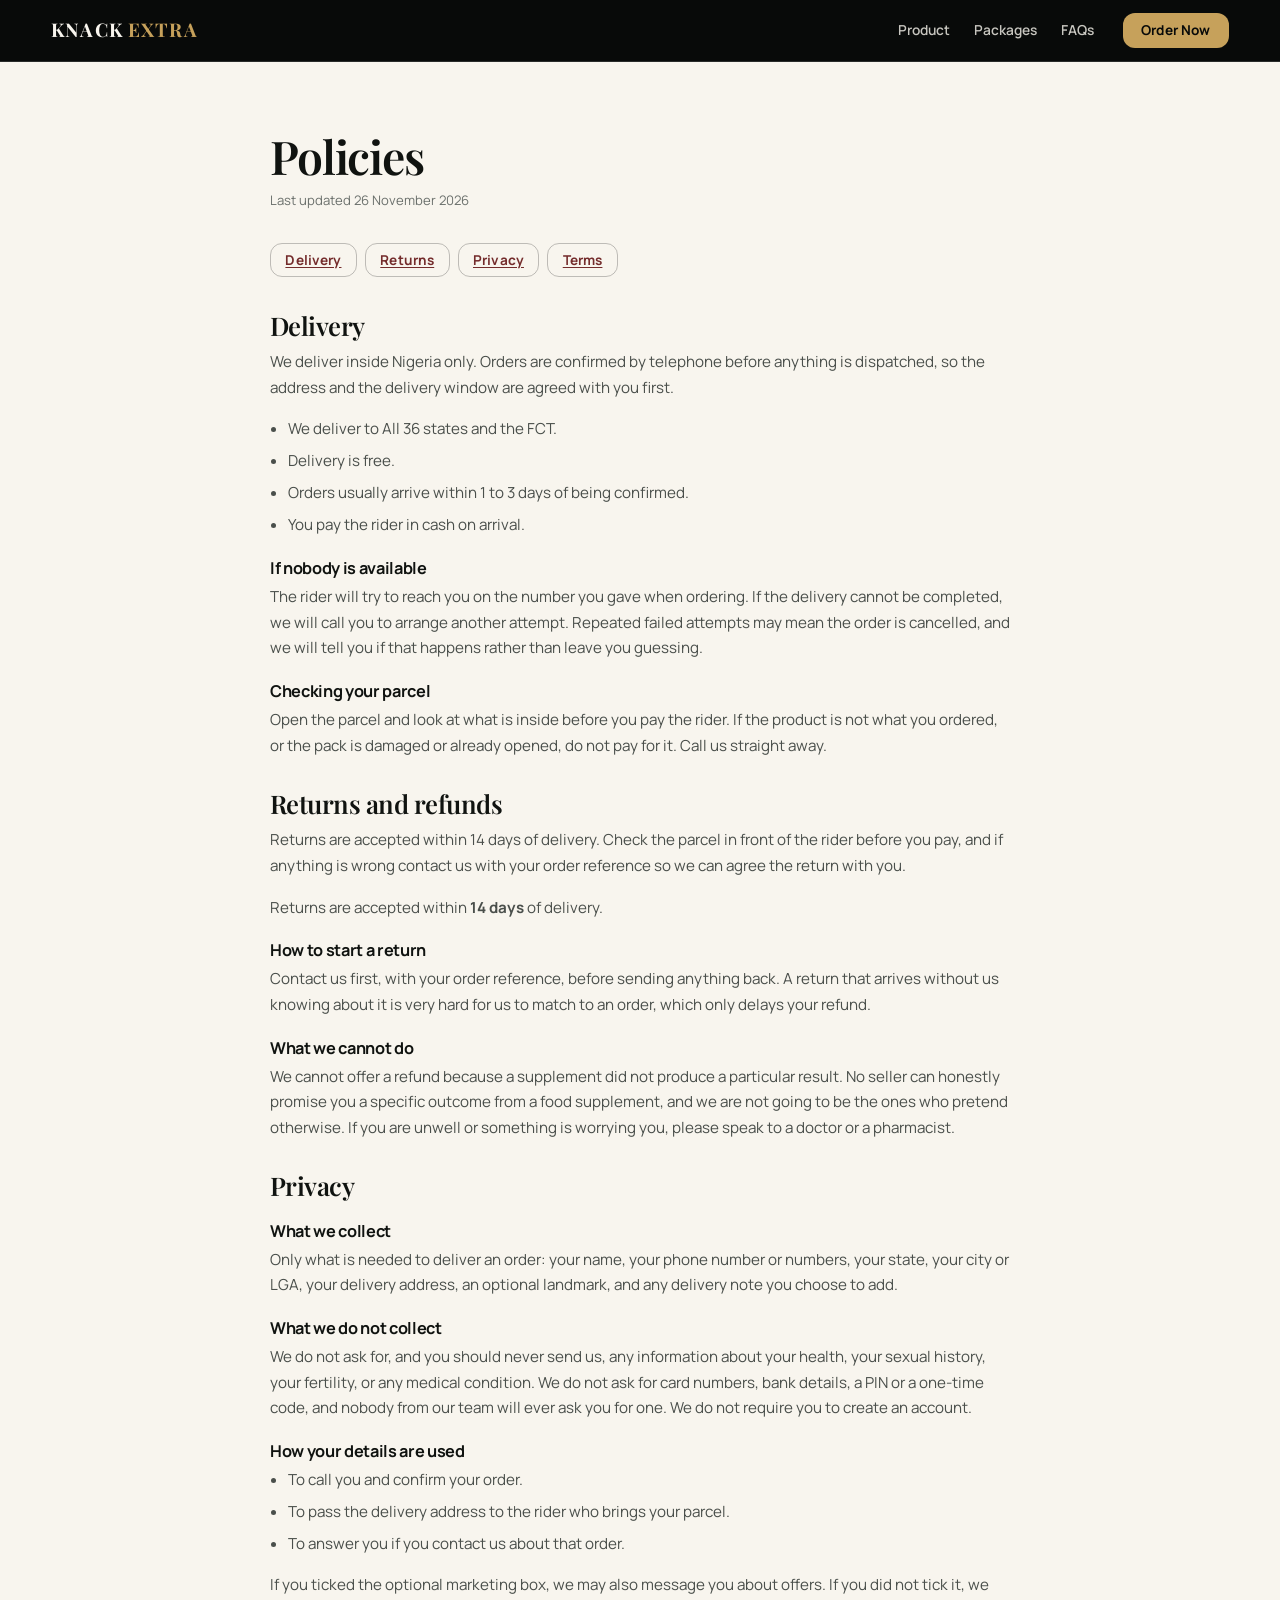
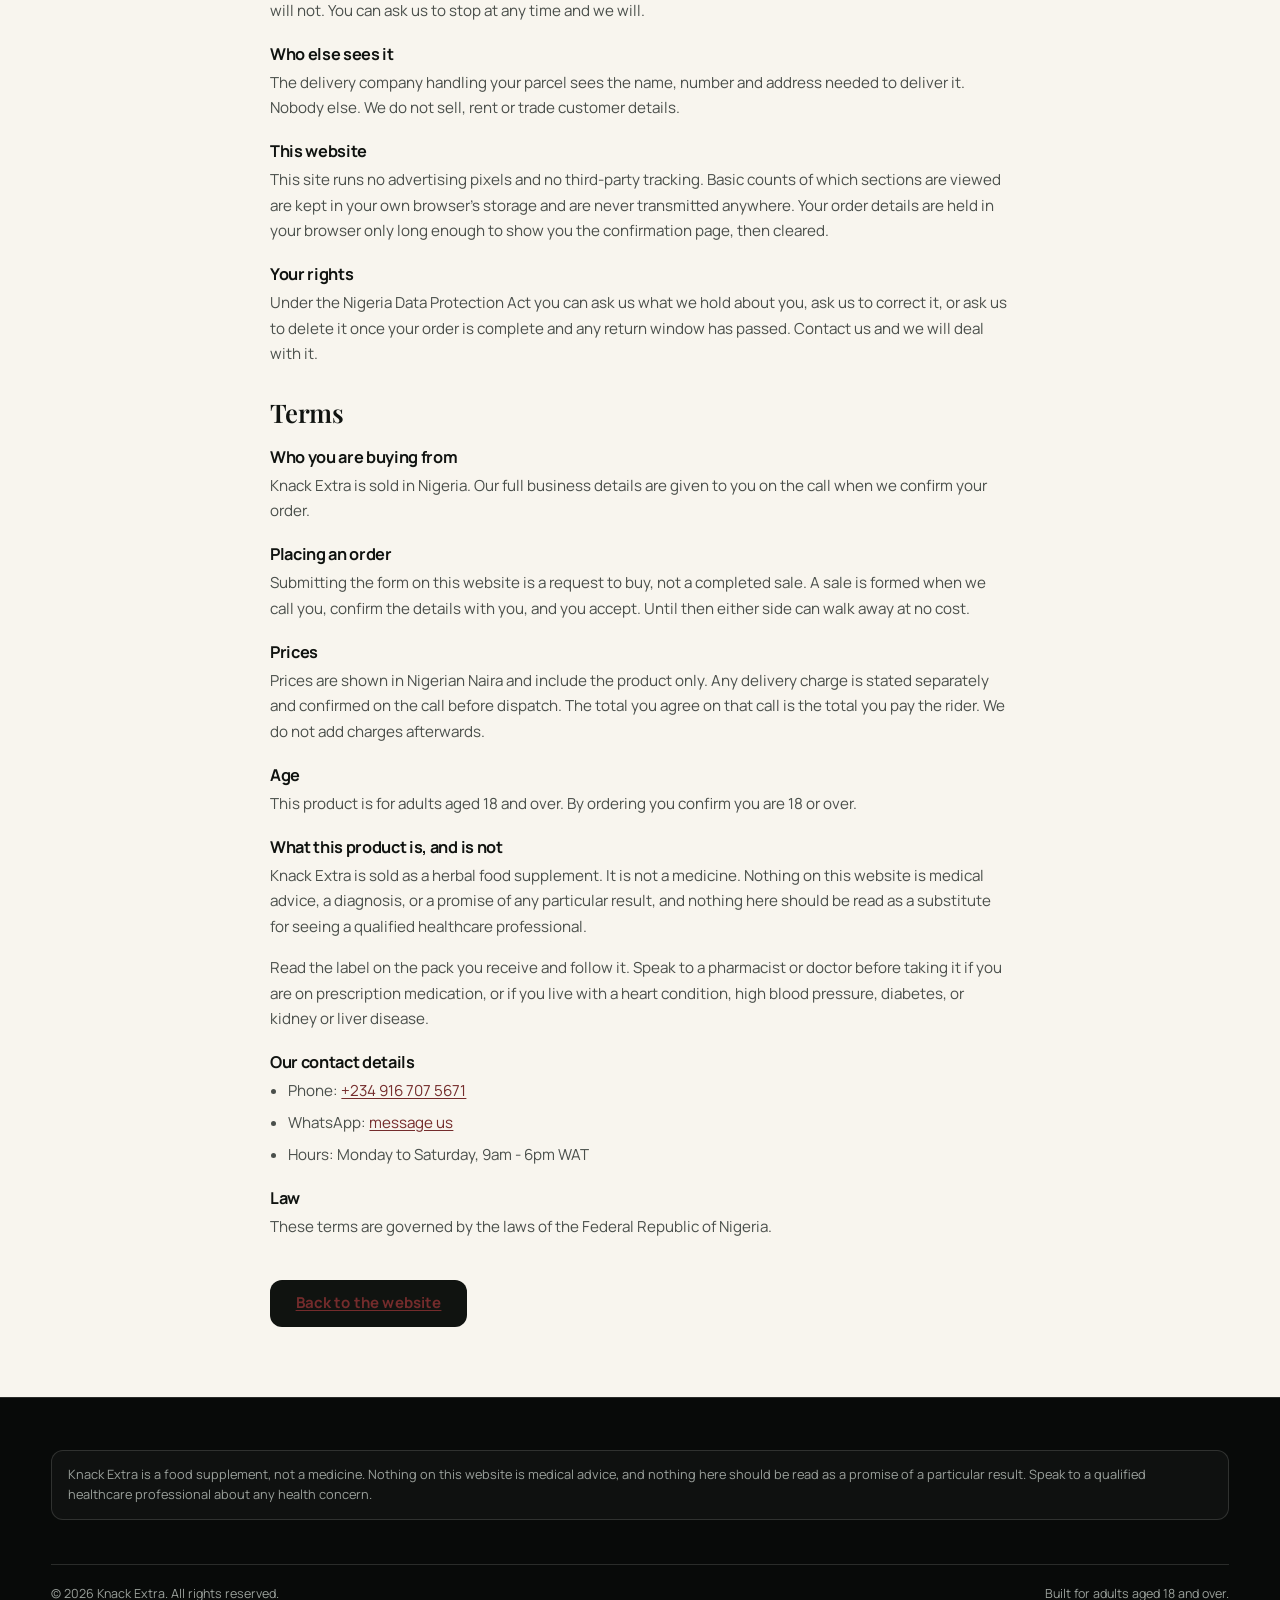
<file: policies.html>
<!doctype html>
<html lang="en-NG">
<head>
<meta charset="utf-8">
<meta name="viewport" content="width=device-width,initial-scale=1,viewport-fit=cover">
<title>Policies | Knack Extra</title>
<meta name="description" content="Delivery, returns and refunds, privacy and terms for orders placed through the Knack Extra website.">
<link rel="canonical" href="https://zaddywebbuilds.github.io/powa/policies.html">
<meta name="theme-color" content="#F8F5EE">
<link rel="icon" href="assets/img/favicon.svg" type="image/svg+xml">
<link rel="stylesheet" href="assets/css/site.css?v=43c7fab6">
</head>
<body style="background:var(--ivory)">

<a class="skip-link" href="#doc">Skip to content</a>

<header class="site-head" data-stuck="1" style="background:var(--ink-deep)">
  <div class="wrap head-inner">
    <a href="index.html" class="logo">KNACK <span>EXTRA</span></a>
    <nav class="nav" aria-label="Primary">
      <a href="index.html#product">Product</a>
      <a href="index.html#packages">Packages</a>
      <a href="index.html#faq">FAQs</a>
    </nav>
    <a href="index.html#packages" class="btn head-cta">Order Now</a>
  </div>
</header>

<main class="band on-light" id="doc" style="background:var(--ivory)">
  <div class="wrap">
    <div class="doc">
      <h1 class="display">Policies</h1>
      <p class="updated" id="updated"></p>

      <nav aria-label="On this page" style="display:flex;gap:.5rem;flex-wrap:wrap;margin-bottom:2.2rem">
        <a href="#delivery" class="btn btn-ghost" style="padding:.5rem .9rem;font-size:.85rem">Delivery</a>
        <a href="#returns" class="btn btn-ghost" style="padding:.5rem .9rem;font-size:.85rem">Returns</a>
        <a href="#privacy" class="btn btn-ghost" style="padding:.5rem .9rem;font-size:.85rem">Privacy</a>
        <a href="#terms" class="btn btn-ghost" style="padding:.5rem .9rem;font-size:.85rem">Terms</a>
      </nav>

      <!-- ============================================== delivery ===== -->
      <section id="delivery">
        <h2>Delivery</h2>
        <p>We deliver inside Nigeria only. Orders are confirmed by telephone before anything is dispatched, so the address and the delivery window are agreed with you first.</p>
        <ul id="p-delivery"></ul>
        <h3>If nobody is available</h3>
        <p>The rider will try to reach you on the number you gave when ordering. If the delivery cannot be completed, we will call you to arrange another attempt. Repeated failed attempts may mean the order is cancelled, and we will tell you if that happens rather than leave you guessing.</p>
        <h3>Checking your parcel</h3>
        <p>Open the parcel and look at what is inside before you pay the rider. If the product is not what you ordered, or the pack is damaged or already opened, do not pay for it. Call us straight away.</p>
      </section>

      <!-- =============================================== returns ===== -->
      <section id="returns">
        <h2>Returns and refunds</h2>
        <div id="p-returns"></div>
        <h3>How to start a return</h3>
        <p>Contact us first, with your order reference, before sending anything back. A return that arrives without us knowing about it is very hard for us to match to an order, which only delays your refund.</p>
        <h3>What we cannot do</h3>
        <p>We cannot offer a refund because a supplement did not produce a particular result. No seller can honestly promise you a specific outcome from a food supplement, and we are not going to be the ones who pretend otherwise. If you are unwell or something is worrying you, please speak to a doctor or a pharmacist.</p>
      </section>

      <!-- =============================================== privacy ===== -->
      <section id="privacy">
        <h2>Privacy</h2>
        <h3>What we collect</h3>
        <p>Only what is needed to deliver an order: your name, your phone number or numbers, your state, your city or LGA, your delivery address, an optional landmark, and any delivery note you choose to add.</p>
        <h3>What we do not collect</h3>
        <p>We do not ask for, and you should never send us, any information about your health, your sexual history, your fertility, or any medical condition. We do not ask for card numbers, bank details, a PIN or a one-time code, and nobody from our team will ever ask you for one. We do not require you to create an account.</p>
        <h3>How your details are used</h3>
        <ul>
          <li>To call you and confirm your order.</li>
          <li>To pass the delivery address to the rider who brings your parcel.</li>
          <li>To answer you if you contact us about that order.</li>
        </ul>
        <p>If you ticked the optional marketing box, we may also message you about offers. If you did not tick it, we will not. You can ask us to stop at any time and we will.</p>
        <h3>Who else sees it</h3>
        <p>The delivery company handling your parcel sees the name, number and address needed to deliver it. Nobody else. We do not sell, rent or trade customer details.</p>
        <h3>This website</h3>
        <p>This site runs no advertising pixels and no third-party tracking. Basic counts of which sections are viewed are kept in your own browser's storage and are never transmitted anywhere. Your order details are held in your browser only long enough to show you the confirmation page, then cleared.</p>
        <h3>Your rights</h3>
        <p>Under the Nigeria Data Protection Act you can ask us what we hold about you, ask us to correct it, or ask us to delete it once your order is complete and any return window has passed. Contact us and we will deal with it.</p>
      </section>

      <!-- ================================================= terms ===== -->
      <section id="terms">
        <h2>Terms</h2>
        <h3>Who you are buying from</h3>
        <p id="p-seller"></p>
        <h3>Placing an order</h3>
        <p>Submitting the form on this website is a request to buy, not a completed sale. A sale is formed when we call you, confirm the details with you, and you accept. Until then either side can walk away at no cost.</p>
        <h3>Prices</h3>
        <p>Prices are shown in Nigerian Naira and include the product only. Any delivery charge is stated separately and confirmed on the call before dispatch. The total you agree on that call is the total you pay the rider. We do not add charges afterwards.</p>
        <h3>Age</h3>
        <p>This product is for adults aged 18 and over. By ordering you confirm you are 18 or over.</p>
        <h3>What this product is, and is not</h3>
        <p>Knack Extra is sold as a herbal food supplement. It is not a medicine. Nothing on this website is medical advice, a diagnosis, or a promise of any particular result, and nothing here should be read as a substitute for seeing a qualified healthcare professional.</p>
        <p>Read the label on the pack you receive and follow it. Speak to a pharmacist or doctor before taking it if you are on prescription medication, or if you live with a heart condition, high blood pressure, diabetes, or kidney or liver disease.</p>
        <h3>Our contact details</h3>
        <ul id="p-contact"></ul>
        <h3>Law</h3>
        <p>These terms are governed by the laws of the Federal Republic of Nigeria.</p>
      </section>

      <p style="margin-top:2.5rem">
        <a href="index.html" class="btn btn-dark">Back to the website</a>
      </p>
    </div>
  </div>
</main>

<footer class="site-foot">
  <div class="wrap">
    <p class="foot-disclaimer" id="foot-disclaimer" style="margin-top:0"></p>
    <div class="foot-legal"><span id="foot-copy"></span><span>Built for adults aged 18 and over.</span></div>
  </div>
</footer>

<script src="assets/js/config.js?v=8f47f3a1"></script>
<script>
(function () {
  'use strict';
  var C = window.KNACK || {};

  function live(p) {
    var f = String(p).split('.').reduce(function (o, k) { return o == null ? undefined : o[k]; }, C);
    if (f == null) return false;
    if (typeof f !== 'object' || !('verified' in f)) return !!f;
    var v = f.value;
    if (!f.verified) return false;
    if (v == null || v === '') return false;
    if (Array.isArray(v) && !v.length) return false;
    return true;
  }
  function val(p) {
    if (!live(p)) return null;
    var f = String(p).split('.').reduce(function (o, k) { return o[k]; }, C);
    return (f && typeof f === 'object' && 'value' in f) ? f.value : f;
  }
  function esc(s) {
    return String(s).replace(/[&<>"']/g, function (c) {
      return { '&': '&amp;', '<': '&lt;', '>': '&gt;', '"': '&quot;', "'": '&#39;' }[c];
    });
  }
  var TBC_DELIVERY = 'Delivery costs, areas and timing are agreed with you by telephone when we confirm your order, before anything is dispatched.';
  var TBC_CONTACT   = 'Our contact details are given to you when we call to confirm your order.';

  document.getElementById('updated').textContent = 'Last updated ' + (C.legal ? C.legal.lastUpdated : '');

  /* ----- delivery ----- */
  var d = [];
  if (live('delivery.coverage')) d.push('We deliver to ' + esc(val('delivery.coverage')) + '.');
  if (val('delivery.free') === true) d.push('Delivery is free.');
  else if (live('delivery.fee')) d.push('Delivery costs ' + C.site.currencySymbol + Number(val('delivery.fee')).toLocaleString('en-NG') + '.');
  if (live('delivery.timeframe')) d.push('Orders usually arrive within ' + esc(val('delivery.timeframe')) + ' of being confirmed.');
  if (live('delivery.packaging')) d.push(esc(val('delivery.packaging')) + '.');
  if (live('payment.onDelivery') && val('payment.onDelivery')) d.push('You pay the rider in cash on arrival.');
  if (live('delivery.carrier')) d.push('Deliveries are handled by ' + esc(val('delivery.carrier')) + '.');
  document.getElementById('p-delivery').innerHTML = d.length
    ? d.map(function (x) { return '<li>' + x + '</li>'; }).join('')
    : '<li>' + TBC_DELIVERY + '</li>';

  /* ----- returns ----- */
  var r = '';
  var sum = val('refund.summary');
  var win = val('refund.windowDays');
  var conds = val('refund.conditions');
  if (sum) r += '<p>' + esc(sum) + '</p>';
  if (win) r += '<p>Returns are accepted within <strong>' + win + ' days</strong> of delivery.</p>';
  if (conds && conds.length) {
    r += '<h3>Conditions</h3><ul>' + conds.map(function (c) { return '<li>' + esc(c) + '</li>'; }).join('') + '</ul>';
  }
  if (!r) {
    r = '<p>Check your parcel in front of the rider before you pay for it. If the product is not what you ordered, ' +
        'or the pack is damaged or has already been opened, do not pay for it and tell the rider there and then.</p>' +
        '<p>If a problem comes to light after delivery, contact us with your order reference and we will agree how to put it right with you directly.</p>';
  }
  document.getElementById('p-returns').innerHTML = r;

  /* ----- seller ----- */
  var biz = val('site.businessName');
  var addr = val('site.businessAddress');
  document.getElementById('p-seller').innerHTML = biz
    ? 'Knack Extra is sold by <strong>' + esc(biz) + '</strong>' + (addr ? ', ' + esc(addr) : '') + '.'
    : 'Knack Extra is sold in Nigeria. Our full business details are given to you on the call when we confirm your order.';

  /* ----- contact ----- */
  var c = [];
  if (live('contact.phone')) c.push('Phone: <a href="tel:' + esc(String(val('contact.phone')).replace(/\s/g, '')) + '">' + esc(val('contact.phone')) + '</a>');
  if (live('contact.whatsapp')) c.push('WhatsApp: <a href="https://wa.me/' + esc(String(val('contact.whatsapp')).replace(/\D/g, '')) + '" target="_blank" rel="noopener">message us</a>');
  if (live('contact.email')) c.push('Email: <a href="mailto:' + esc(val('contact.email')) + '">' + esc(val('contact.email')) + '</a>');
  if (live('contact.hours')) c.push('Hours: ' + esc(val('contact.hours')));
  document.getElementById('p-contact').innerHTML = c.length
    ? c.map(function (x) { return '<li>' + x + '</li>'; }).join('')
    : '<li>' + TBC_CONTACT + '</li>';

  /* ----- footer ----- */
  document.getElementById('foot-disclaimer').textContent = C.legal ? C.legal.disclaimer : '';
  document.getElementById('foot-copy').textContent =
    '© ' + new Date().getFullYear() + ' ' + (biz || (C.site ? C.site.brand : '')) + '. All rights reserved.';

})();
</script>
</body>
</html>
</file>
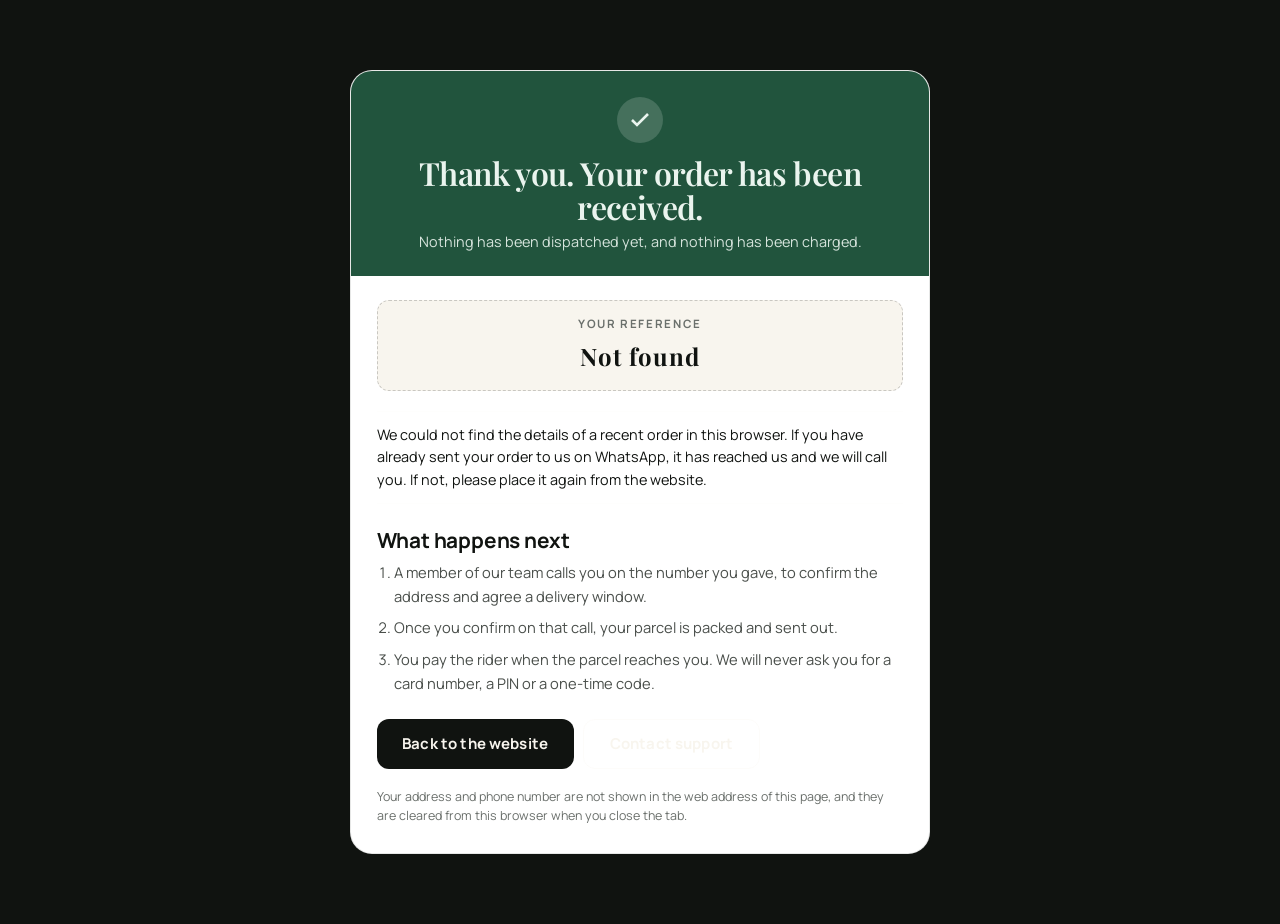
<file: thank-you.html>
<!doctype html>
<html lang="en-NG">
<head>
<meta charset="utf-8">
<meta name="viewport" content="width=device-width,initial-scale=1,viewport-fit=cover">
<title>Order received | Knack Extra</title>
<meta name="description" content="Your Knack Extra order has been received. Here is what happens next.">
<meta name="robots" content="noindex,nofollow">
<meta name="theme-color" content="#101310">
<link rel="icon" href="assets/img/favicon.svg" type="image/svg+xml">
<link rel="stylesheet" href="assets/css/site.css?v=43c7fab6">
</head>
<body>

<main class="ty">
  <div class="ty-card">
    <div class="ty-top">
      <div class="mark">
        <svg width="24" height="24" viewBox="0 0 24 24" fill="none" stroke="currentColor" stroke-width="2.6" aria-hidden="true"><path d="M20 6 9 17l-5-5"/></svg>
      </div>
      <h1>Thank you. Your order has been received.</h1>
      <p>Nothing has been dispatched yet, and nothing has been charged.</p>
    </div>

    <div class="ty-body">
      <div class="ty-ref">
        <span>Your reference</span>
        <strong id="ty-ref">&mdash;</strong>
      </div>

      <ul class="spec" id="ty-details" style="margin-top:0"></ul>

      <h2 class="h-sm" style="margin:1.6rem 0 .5rem">What happens next</h2>
      <ol style="padding-left:1.1rem;margin:0;font-size:.92rem;line-height:1.65;color:#4A4F4B">
        <li style="margin-bottom:.45rem">A member of our team calls you on the number you gave, to confirm the address and agree a delivery window.</li>
        <li style="margin-bottom:.45rem">Once you confirm on that call, your parcel is packed and sent out.</li>
        <li style="margin-bottom:.45rem">You pay the rider when the parcel reaches you. We will never ask you for a card number, a PIN or a one-time code.</li>
      </ol>

      <div style="display:flex;gap:.6rem;flex-wrap:wrap;margin-top:1.5rem">
        <a href="index.html" class="btn btn-dark">Back to the website</a>
        <a href="#" class="btn btn-ghost" data-support-link>Contact support</a>
      </div>

      <p style="font-size:.78rem;color:var(--muted);margin-top:1.2rem;line-height:1.5" id="ty-privacy">
        Your address and phone number are not shown in the web address of this page, and they are cleared from this browser when you close the tab.
      </p>
    </div>
  </div>
</main>

<script src="assets/js/config.js?v=8f47f3a1"></script>
<script>
(function () {
  'use strict';
  var C = window.KNACK || {};

  function live(p) {
    var f = String(p).split('.').reduce(function (o, k) { return o == null ? undefined : o[k]; }, C);
    if (f == null) return false;
    if (typeof f !== 'object' || !('verified' in f)) return !!f;
    return f.verified && f.value !== '' && f.value != null;
  }
  function val(p) {
    if (!live(p)) return null;
    var f = String(p).split('.').reduce(function (o, k) { return o[k]; }, C);
    return (f && typeof f === 'object' && 'value' in f) ? f.value : f;
  }
  function money(n) {
    return (C.site ? C.site.currencySymbol : '₦') + Number(n).toLocaleString('en-NG');
  }
  function esc(s) {
    return String(s).replace(/[&<>"']/g, function (c) {
      return { '&': '&amp;', '<': '&lt;', '>': '&gt;', '"': '&quot;', "'": '&#39;' }[c];
    });
  }

  var o = null;
  try { o = JSON.parse(sessionStorage.getItem('ke_order') || 'null'); } catch (e) {}

  if (!o) {
    // Someone landed here directly, or refreshed after the tab was closed.
    document.getElementById('ty-ref').textContent = 'Not found';
    document.getElementById('ty-details').innerHTML =
      '<li style="display:block;font-size:.9rem;line-height:1.55">We could not find the details of a recent order in this browser. ' +
      'If you have already sent your order to us on WhatsApp, it has reached us and we will call you. ' +
      'If not, please place it again from the website.</li>';
  } else {
    document.getElementById('ty-ref').textContent = o.ref;
    var rows = [
      ['Package', o.package + ' (' + o.qty + (o.qty > 1 ? ' bottles' : ' bottle') + ')'],
      ['Subtotal', money(o.subtotal)],
      ['Delivery', o.deliveryLabel],
      ['Total payable', money(o.total) + (o.feeUnknown ? ' plus delivery' : '')],
      ['Delivering to', o.state]
    ];
    document.getElementById('ty-details').innerHTML = rows.map(function (r) {
      return '<li><span class="k">' + esc(r[0]) + '</span><span class="v">' + esc(r[1]) + '</span></li>';
    }).join('');

    // Refreshing this page must not look like a second order.
    try { sessionStorage.removeItem('ke_order'); } catch (e) {}
    try { sessionStorage.setItem('ke_order_shown', JSON.stringify(o)); } catch (e) {}
  }

  // Support link
  var href = '#';
  var wa = val('contact.whatsapp'), em = val('contact.email'), ph = val('contact.phone');
  if (wa) href = 'https://wa.me/' + String(wa).replace(/\D/g, '') +
      '?text=' + encodeURIComponent('Hello, I am following up on order ' + (o ? o.ref : ''));
  else if (em) href = 'mailto:' + em;
  else if (ph) href = 'tel:' + String(ph).replace(/\s/g, '');

  Array.prototype.forEach.call(document.querySelectorAll('[data-support-link]'), function (a) {
    if (href === '#') { a.remove(); return; }
    a.href = href;
    if (href.indexOf('http') === 0) { a.target = '_blank'; a.rel = 'noopener'; }
  });
})();
</script>
</body>
</html>
</file>
<file: assets/css/site.css>
/* The @font-face rules used to live in assets/fonts/fonts.css and were
   pulled in with @import. On a high latency mobile connection that cost a
   whole extra round trip, because the browser cannot even discover the
   font stylesheet until this file has arrived. They are inlined here
   instead. The woff2 files are unchanged. */
/* Self-hosted latin subsets of Playfair Display and Manrope.
   Source: Google Fonts. Licence: SIL Open Font License 1.1.
   Both are variable fonts, so one file covers the whole weight range. */

@font-face{
  font-family:'Playfair Display';
  font-style:normal;
  font-weight:400 700;
  font-display:swap;
  src:url('../fonts/playfair-500.woff2') format('woff2');
  unicode-range:U+0000-00FF, U+0131, U+0152-0153, U+02BB-02BC, U+02C6, U+02DA, U+02DC, U+0304, U+0308, U+0329, U+2000-206F, U+20AC, U+2122, U+2191, U+2193, U+2212, U+2215, U+FEFF, U+FFFD;
}
@font-face{
  font-family:'Playfair Display';
  font-style:italic;
  font-weight:400 700;
  font-display:swap;
  src:url('../fonts/playfair-500-italic.woff2') format('woff2');
  unicode-range:U+0000-00FF, U+0131, U+0152-0153, U+02BB-02BC, U+02C6, U+02DA, U+02DC, U+0304, U+0308, U+0329, U+2000-206F, U+20AC, U+2122, U+2191, U+2193, U+2212, U+2215, U+FEFF, U+FFFD;
}
@font-face{
  font-family:'Manrope';
  font-style:normal;
  font-weight:400 800;
  font-display:swap;
  src:url('../fonts/manrope-400.woff2') format('woff2');
  unicode-range:U+0000-00FF, U+0131, U+0152-0153, U+02BB-02BC, U+02C6, U+02DA, U+02DC, U+0304, U+0308, U+0329, U+2000-206F, U+20AC, U+2122, U+2191, U+2193, U+2212, U+2215, U+FEFF, U+FFFD;
}

/* ===========================================================================
   KNACK EXTRA - design system
   Dense editorial layout: sections butt directly against each other, every
   panel carries either an image or real content. No decorative dead space.
   ========================================================================= */

:root{
  --ink:#101310;
  --ink-deep:#080A09;
  --gold:#C6A15B;
  --gold-soft:#E0C98F;
  --ivory:#F8F5EE;
  --white:#FFFFFF;
  --forest:#21543D;
  --burgundy:#742C2C;
  --muted:#6B706C;
  --muted-dark:#9AA09B;

  --line-dark:rgba(248,245,238,.14);
  --line-light:rgba(16,19,16,.12);

  --r-sm:12px;
  --r-md:16px;
  --r-lg:22px;

  --display:'Playfair Display',Georgia,'Times New Roman',serif;
  --sans:'Manrope',system-ui,-apple-system,'Segoe UI',Roboto,sans-serif;

  /* tight rhythm - deliberately smaller than a typical editorial site */
  --pad-y:clamp(44px,5.5vw,76px);
  --pad-x:clamp(18px,4vw,56px);
  --maxw:1280px;
  --gap:clamp(12px,1.4vw,20px);

  --head-h:62px;
  --bar-h:34px;
}

*,*::before,*::after{box-sizing:border-box}

html{scroll-behavior:smooth;scroll-padding-top:calc(var(--head-h) + 8px);-webkit-text-size-adjust:100%}

body{
  margin:0;
  background:var(--ink);
  color:var(--ivory);
  font-family:var(--sans);
  font-size:16px;
  line-height:1.6;
  font-weight:400;
  overflow-x:hidden;
  -webkit-font-smoothing:antialiased;
}

img{display:block;max-width:100%;height:auto}
/* <picture> is inline by default, which would shrink-wrap inside the
   flex and grid cells the images sit in. */
picture{display:block}
a{color:inherit;text-decoration:none}
button{font:inherit;color:inherit;cursor:pointer;border:0;background:none}

:focus-visible{outline:2px solid var(--gold);outline-offset:3px;border-radius:4px}

.sr-only{
  position:absolute;width:1px;height:1px;padding:0;margin:-1px;
  overflow:hidden;clip:rect(0 0 0 0);white-space:nowrap;border:0;
}

.skip-link{
  position:absolute;left:12px;top:-60px;z-index:200;
  background:var(--gold);color:var(--ink-deep);
  padding:10px 16px;border-radius:0 0 var(--r-sm) var(--r-sm);
  font-weight:700;transition:top .18s;
}
.skip-link:focus{top:0}

/* ------------------------------------------------------------ typography */

h1,h2,h3,h4{margin:0;font-weight:600;line-height:1.08;letter-spacing:-.02em}

.display{font-family:var(--display);font-weight:600;letter-spacing:-.025em;line-height:1.04}
.display em{font-style:italic;font-weight:500}

.h-xl{font-size:clamp(2.4rem,6.2vw,4.5rem)}
.h-lg{font-size:clamp(1.95rem,4.2vw,3.1rem)}
.h-md{font-size:clamp(1.5rem,2.6vw,2.1rem)}
.h-sm{font-size:clamp(1.1rem,1.7vw,1.3rem);font-family:var(--sans);font-weight:700;letter-spacing:-.01em}

.eyebrow{
  font-size:.7rem;font-weight:700;letter-spacing:.2em;text-transform:uppercase;
  color:var(--gold);margin:0 0 .85rem;display:flex;align-items:center;gap:.6rem;
}
.eyebrow::before{content:"";width:22px;height:1px;background:var(--gold);flex:none}

.lede{font-size:clamp(1.02rem,1.35vw,1.15rem);line-height:1.62;color:rgba(248,245,238,.78);margin:0}
.on-light .lede{color:#4A4F4B}

p{margin:0 0 1rem}
p:last-child{margin-bottom:0}

/* ---------------------------------------------------------------- layout */

.wrap{width:100%;max-width:var(--maxw);margin-inline:auto;padding-inline:var(--pad-x)}

section{position:relative}

.band{padding-block:var(--pad-y)}
.band-tight{padding-block:clamp(30px,3.4vw,46px)}

.on-light{background:var(--ivory);color:var(--ink)}
.on-ivory-deep{background:#F1EBDF;color:var(--ink)}
.on-dark{background:var(--ink);color:var(--ivory)}
.on-black{background:var(--ink-deep);color:var(--ivory)}


/* hairline between adjacent same-tone bands, instead of a gap */
.rule-top{border-top:1px solid var(--line-dark)}
.on-light.rule-top,.on-ivory-deep.rule-top{border-top-color:var(--line-light)}

/* ---------------------------------------------------------------- button */

.btn{
  --bg:var(--gold);--fg:var(--ink-deep);
  display:inline-flex;align-items:center;justify-content:center;gap:.5rem;
  background:var(--bg);color:var(--fg);
  font-weight:700;font-size:.94rem;letter-spacing:.01em;
  padding:.92rem 1.6rem;border-radius:var(--r-sm);
  transition:transform .16s ease,filter .16s ease,background .16s ease;
  text-align:center;line-height:1.2;
}
.btn:hover{filter:brightness(1.07);transform:translateY(-1px)}
.btn:active{transform:translateY(0)}
.btn-lg{padding:1.05rem 2rem;font-size:1rem}
.btn-block{display:flex;width:100%}

.btn-ghost{--bg:transparent;--fg:var(--ivory);border:1px solid rgba(248,245,238,.3)}
.btn-ghost:hover{background:rgba(248,245,238,.08);filter:none}
.on-light .btn-ghost{--fg:var(--ink);border-color:rgba(16,19,16,.25)}
.on-light .btn-ghost:hover{background:rgba(16,19,16,.05)}

.btn-dark{--bg:var(--ink);--fg:var(--ivory)}

.btn:disabled{opacity:.5;cursor:not-allowed;transform:none;filter:none}

/* ------------------------------------------------------ preview banner */

.preview-bar{
  background:var(--burgundy);color:#FBEEEE;
  font-size:.82rem;line-height:1.45;
  padding:.65rem var(--pad-x);
  display:flex;gap:.7rem;align-items:flex-start;justify-content:center;
  text-align:left;
}
.preview-bar strong{color:#fff;font-weight:700}
.preview-bar svg{flex:none;margin-top:2px}
.preview-bar button{
  text-decoration:underline;font-weight:700;color:#fff;white-space:nowrap;
}

/* ------------------------------------------------------- announcement */

.announce{
  background:var(--ink-deep);color:rgba(248,245,238,.82);
  font-size:.76rem;letter-spacing:.09em;text-transform:uppercase;font-weight:600;
  height:var(--bar-h);display:flex;align-items:center;justify-content:center;
  overflow:hidden;border-bottom:1px solid var(--line-dark);
}
.announce ul{display:flex;gap:1.5rem;list-style:none;margin:0;padding:0;align-items:center}
.announce li{display:flex;align-items:center;gap:.5rem;white-space:nowrap}
.announce .dot{width:3px;height:3px;border-radius:50%;background:var(--gold);flex:none}

@media (max-width:760px){
  .announce{position:relative}
  .announce ul{display:block;position:relative;height:100%;width:100%}
  .announce li{
    position:absolute;inset:0;justify-content:center;
    opacity:0;transition:opacity .5s;pointer-events:none;
  }
  .announce li[data-on="1"]{opacity:1}
}

/* ---------------------------------------------------------------- header */

.site-head{
  position:sticky;top:0;z-index:90;
  height:var(--head-h);
  display:flex;align-items:center;
  background:rgba(8,10,9,0);
  border-bottom:1px solid transparent;
  transition:background .25s ease,border-color .25s ease,backdrop-filter .25s;
}
.site-head[data-stuck="1"]{
  background:rgba(8,10,9,.94);
  backdrop-filter:saturate(140%) blur(14px);
  border-bottom-color:var(--line-dark);
}
.head-inner{display:flex;align-items:center;gap:1.4rem;width:100%}

.logo{
  font-family:var(--display);font-size:1.18rem;font-weight:700;
  letter-spacing:.06em;color:var(--ivory);white-space:nowrap;
}
.logo span{color:var(--gold)}

.nav{display:flex;gap:1.5rem;margin-left:auto;align-items:center}
.nav a{
  font-size:.86rem;font-weight:600;color:rgba(248,245,238,.8);
  transition:color .15s;position:relative;padding-block:.35rem;
}
.nav a:hover{color:var(--ivory)}
.nav a::after{
  content:"";position:absolute;left:0;right:0;bottom:0;height:1px;
  background:var(--gold);transform:scaleX(0);transform-origin:left;
  transition:transform .22s;
}
.nav a:hover::after{transform:scaleX(1)}

.head-cta{margin-left:.4rem;padding:.6rem 1.15rem;font-size:.85rem}

.burger{
  display:none;margin-left:auto;width:42px;height:42px;
  align-items:center;justify-content:center;border-radius:var(--r-sm);
  border:1px solid var(--line-dark);
}
.burger span{display:block;width:18px;height:1.5px;background:var(--ivory);position:relative;transition:transform .2s}
.burger span::before,.burger span::after{
  content:"";position:absolute;left:0;width:18px;height:1.5px;background:var(--ivory);transition:transform .2s,opacity .2s;
}
.burger span::before{top:-6px}
.burger span::after{top:6px}
.burger[aria-expanded="true"] span{transform:rotate(45deg)}
.burger[aria-expanded="true"] span::before{transform:translateY(6px) rotate(-90deg)}
.burger[aria-expanded="true"] span::after{opacity:0}

.mobile-nav{
  position:fixed;inset:0;z-index:89;
  background:rgba(8,10,9,.98);backdrop-filter:blur(8px);
  padding:calc(var(--head-h) + var(--bar-h) + 24px) var(--pad-x) 28px;
  display:flex;flex-direction:column;gap:.2rem;
  transform:translateY(-100%);transition:transform .3s cubic-bezier(.4,0,.2,1);
  overflow-y:auto;
}
.mobile-nav[data-open="1"]{transform:translateY(0)}
.mobile-nav a{
  font-family:var(--display);font-size:1.75rem;font-weight:600;
  padding:.5rem 0;border-bottom:1px solid var(--line-dark);
}
.mobile-nav .btn{margin-top:1.3rem}

@media (max-width:980px){
  .nav,.head-cta{display:none}
  .burger{display:flex}
}

/* ------------------------------------------------------------------ hero */
/* Copy and artwork sit side by side. No text over the image, and the image is
   never cropped: it keeps its own proportions and simply scales. */

.hero{background:var(--ink-deep);padding-block:clamp(26px,3.4vw,52px) clamp(30px,3.8vw,58px)}
.hero-grid{
  display:grid;grid-template-columns:1.02fr .98fr;
  gap:clamp(20px,3.2vw,48px);align-items:center;
}
.hero-copy{min-width:0}
.hero h1{margin-bottom:1rem}
.hero h1 .gold{color:var(--gold-soft)}
.hero .lede{max-width:46ch}

.hero-art{
  min-width:0;border-radius:var(--r-lg);overflow:hidden;
  background:#050706;border:1px solid var(--line-dark);
}
.hero-art img,.hero-art video{width:100%;height:auto;display:block}
/* The hero clip is decorative and silent. It only ever runs when the visitor
   has not asked for reduced motion; otherwise the poster frame stays put. */
.hero-video{background:#070906}

.hero-price{
  display:flex;align-items:baseline;gap:.6rem;flex-wrap:wrap;
  margin:1.4rem 0 1.25rem;
}
.hero-price .amt{
  font-family:var(--display);font-size:clamp(2rem,3.4vw,2.65rem);
  font-weight:700;color:var(--white);line-height:1;
}
.hero-price .from{
  font-size:.76rem;letter-spacing:.16em;text-transform:uppercase;
  font-weight:700;color:var(--gold);
}

.hero-actions{display:flex;gap:.7rem;flex-wrap:wrap}

@media (max-width:860px){
  .hero-grid{grid-template-columns:1fr}
  .hero-art{order:-1}
}

/* ----------------------------------------------------------- trust strip */

/* Flex, not grid, so the strip stays full-width however many items survive
   the verification gate. No empty columns, ever. */
.trust{border-top:1px solid var(--line-dark);background:var(--ink-deep)}
.trust ul{display:flex;flex-wrap:wrap;list-style:none;margin:0;padding:0}
.trust li{
  flex:1 1 220px;display:flex;align-items:center;gap:.8rem;
  padding:1.1rem clamp(14px,2vw,26px);
  border-left:1px solid var(--line-dark);
  font-size:.88rem;font-weight:600;line-height:1.3;
}
.trust li:first-child{border-left:0}
.trust svg{color:var(--gold);flex:none}

@media (max-width:860px){
  .trust li{flex:1 1 50%;font-size:.82rem;padding:.9rem 1rem;border-top:1px solid var(--line-dark)}
  .trust li:nth-child(odd){border-left:0}
  .trust li:nth-child(-n+2){border-top:0}
}
@media (max-width:420px){
  .trust li{flex:1 1 100%;border-left:0}
  .trust li:first-child{border-top:0}
}

/* -------------------------------------------------------------- bento/grid */

.grid{display:grid;gap:var(--gap)}

/* Columns start at the top so each image can keep its natural height rather
   than being stretched and cropped to match its neighbour. */
.problem-grid{grid-template-columns:1fr 1fr 1.25fr;align-items:start}
.problem-grid > *{min-width:0}

.photo{
  display:flex;flex-direction:column;
  border-radius:var(--r-md);overflow:hidden;
  background:var(--white);border:1px solid rgba(16,19,16,.08);
}
.on-dark .photo,.on-black .photo{background:#171B17;border-color:var(--line-dark)}
.photo img{width:100%;height:auto;display:block}
.photo-cap{
  padding:.8rem 1rem .9rem;
  font-size:.83rem;font-weight:600;line-height:1.4;color:var(--ink);
}
.on-dark .photo-cap,.on-black .photo-cap{color:var(--ivory)}

.card-stack{display:grid;gap:var(--gap);grid-template-rows:repeat(3,1fr)}

.info-card{
  background:var(--white);color:var(--ink);
  border-radius:var(--r-md);padding:1.2rem 1.3rem;
  display:flex;gap:1rem;align-items:flex-start;
  border:1px solid rgba(16,19,16,.07);
}
.on-dark .info-card{background:#171B17;color:var(--ivory);border-color:var(--line-dark)}
.info-card .num{
  font-family:var(--display);font-size:1.5rem;font-weight:700;
  color:var(--gold);line-height:1;flex:none;min-width:1.4rem;
}
.info-card h3{font-size:1rem;font-weight:700;margin-bottom:.3rem}
.info-card p{font-size:.88rem;line-height:1.5;color:var(--muted);margin:0}
.on-dark .info-card p{color:var(--muted-dark)}

@media (max-width:900px){
  .problem-grid{grid-template-columns:1fr 1fr}
  .problem-grid .card-stack{grid-column:1/-1;grid-template-rows:none}
}
@media (max-width:560px){
  .problem-grid{grid-template-columns:1fr}
}

/* ------------------------------------------------------- lifestyle triptych */

.triptych{
  display:grid;grid-template-columns:repeat(3,1fr);
  gap:var(--gap);align-items:start;
  max-width:var(--maxw);margin-inline:auto;
  padding:0 var(--pad-x) clamp(30px,3.4vw,46px);
}
.tri-cell{
  margin:0;display:flex;flex-direction:column;
  border-radius:var(--r-md);overflow:hidden;
  background:#171B17;border:1px solid var(--line-dark);
}
.tri-cell img{width:100%;height:auto;display:block}
.tri-cell figcaption{padding:.95rem 1.1rem 1.1rem}
.tri-cell h3{font-family:var(--display);font-size:1.15rem;font-weight:600;margin-bottom:.25rem}
.tri-cell p{font-size:.84rem;color:rgba(248,245,238,.72);margin:0;line-height:1.45}

@media (max-width:760px){
  .triptych{grid-template-columns:1fr}
}

/* ------------------------------------------------------------ split rows */

.split{display:grid;grid-template-columns:1fr 1fr;align-items:center;gap:0}
.split-media{min-width:0;padding:var(--pad-y) 0 var(--pad-y) var(--pad-x)}
.split-media img{
  width:100%;height:auto;display:block;
  border-radius:var(--r-lg);border:1px solid rgba(16,19,16,.08);
}
.split .on-dark .split-media img,.split .on-black .split-media img{border-color:var(--line-dark)}
.split-body{display:flex;flex-direction:column;justify-content:center;padding:var(--pad-y) var(--pad-x)}
.split-body > .inner{width:100%;max-width:560px}
.split-rev .split-media{order:2;padding:var(--pad-y) var(--pad-x) var(--pad-y) 0}

@media (max-width:860px){
  .split{grid-template-columns:1fr}
  .split-media{padding:clamp(24px,5vw,36px) var(--pad-x) 0}
  .split-rev .split-media{order:0;padding:clamp(24px,5vw,36px) var(--pad-x) 0}
  .split-body{padding:clamp(24px,6vw,40px) var(--pad-x) clamp(30px,7vw,46px)}
}

/* spec list used in the product panel */
.spec{list-style:none;margin:1.4rem 0 0;padding:0;border-top:1px solid var(--line-dark)}
.on-light .spec{border-top-color:var(--line-light)}
.spec li{
  display:flex;justify-content:space-between;gap:1.2rem;
  padding:.72rem 0;border-bottom:1px solid var(--line-dark);
  font-size:.9rem;
}
.on-light .spec li{border-bottom-color:var(--line-light)}
.spec dt,.spec .k{color:var(--muted-dark);font-weight:600}
.on-light .spec .k{color:var(--muted)}
.spec .v{font-weight:700;text-align:right}

.notice{
  display:flex;gap:.75rem;align-items:flex-start;
  background:rgba(33,84,61,.1);border:1px solid rgba(33,84,61,.3);
  border-radius:var(--r-sm);padding:.9rem 1rem;margin-top:1.25rem;
  font-size:.86rem;line-height:1.5;
}
.notice svg{color:var(--forest);flex:none;margin-top:2px}
.on-dark .notice{background:rgba(198,161,91,.08);border-color:rgba(198,161,91,.28)}
.on-dark .notice svg{color:var(--gold)}

/* -------------------------------------------------------------- bento 5 */
/* Column flow rather than a grid: in a grid the short cards get stretched to
   match the tall image card, leaving large empty panels. Columns let every
   card end where its content ends. */
.bento{display:block;column-count:2;column-gap:var(--gap)}
/* A third column on wide screens. With one tall portrait card in the mix, two
   columns cannot balance and leave a long empty tail under the shorter one. */
@media (min-width:1100px){.bento{column-count:3}}
.bento-card{
  break-inside:avoid;-webkit-column-break-inside:avoid;
  margin:0 0 var(--gap);
  border-radius:var(--r-lg);overflow:hidden;position:relative;
  background:var(--white);color:var(--ink);
  border:1px solid rgba(16,19,16,.08);
  display:flex;flex-direction:column;
}
.bento-card .pad{padding:1.35rem 1.4rem}
.bento-card h3{font-size:1.08rem;font-weight:700;margin-bottom:.4rem}
.bento-card p{font-size:.88rem;line-height:1.55;color:var(--muted)}
.bento-card .media{position:relative}
.bento-card .media img{width:100%;height:auto;display:block}

.bento-e{background:var(--ink-deep);color:var(--ivory);border-color:var(--line-dark)}
.bento-e p{color:var(--muted-dark)}
.bento-dark{background:var(--ink-deep);color:var(--ivory);border-color:var(--line-dark)}
.bento-dark p{color:var(--muted-dark)}

/* chat preview */
.chat{display:flex;flex-direction:column;gap:.55rem;margin-top:.9rem}
.bubble{
  max-width:86%;padding:.62rem .85rem;border-radius:14px;
  font-size:.85rem;line-height:1.45;
}
.bubble.them{background:#20251F;color:var(--ivory);border-bottom-left-radius:4px;align-self:flex-start}
.bubble.us{background:var(--gold);color:var(--ink-deep);border-bottom-right-radius:4px;align-self:flex-end;font-weight:600}
.chat-note{font-size:.72rem;color:var(--muted-dark);margin-top:.7rem;font-style:italic}

@media (max-width:760px){
  .bento{column-count:1}
}

/* ------------------------------------------------------------- packages */

.pkg-grid{grid-template-columns:repeat(3,1fr);align-items:stretch}

.pkg{
  position:relative;display:flex;flex-direction:column;
  background:var(--white);color:var(--ink);
  border:1.5px solid rgba(16,19,16,.1);border-radius:var(--r-lg);
  padding:1.1rem 1.1rem 1.2rem;
  transition:border-color .2s,box-shadow .2s,transform .2s;
  text-align:left;width:100%;
}
.pkg:hover{border-color:rgba(198,161,91,.6);transform:translateY(-3px);box-shadow:0 14px 34px rgba(8,10,9,.14)}
.pkg[data-selected="1"]{
  border-color:var(--gold);box-shadow:0 0 0 3px rgba(198,161,91,.22),0 14px 34px rgba(8,10,9,.16);
}
.pkg-badge{
  position:absolute;top:.85rem;right:.85rem;z-index:2;
  background:var(--forest);color:#EAF4EE;
  font-size:.66rem;font-weight:700;letter-spacing:.07em;text-transform:uppercase;
  padding:.33rem .6rem;border-radius:999px;
}
.pkg-img{
  background:linear-gradient(170deg,#F6F1E6,#EDE5D5);
  border-radius:var(--r-md);display:grid;place-items:center;
  margin-bottom:.95rem;padding:.7rem;
}
.pkg-img img{width:100%;height:auto;filter:drop-shadow(0 10px 22px rgba(8,10,9,.24))}
.pkg h3{font-size:1.1rem;font-weight:700}
.pkg .qty{font-size:.78rem;font-weight:700;letter-spacing:.11em;text-transform:uppercase;color:var(--gold);margin-bottom:.45rem}
.pkg .price{font-family:var(--display);font-size:1.95rem;font-weight:700;line-height:1.05;margin-top:.5rem}
.pkg .was{font-size:.86rem;color:var(--muted);text-decoration:line-through;margin-left:.45rem;font-family:var(--sans);font-weight:500}
.pkg .unit{font-size:.8rem;color:var(--muted);margin-top:.2rem}
.pkg .blurb{font-size:.85rem;color:var(--muted);margin-top:.5rem;line-height:1.5}
.pkg .pick{
  margin-top:auto;padding-top:.95rem;
  display:flex;align-items:center;gap:.5rem;
  font-weight:700;font-size:.9rem;color:var(--ink);
}
.pkg .tick{
  width:20px;height:20px;border-radius:50%;flex:none;
  border:1.5px solid rgba(16,19,16,.28);display:grid;place-items:center;
  transition:background .18s,border-color .18s;
}
.pkg[data-selected="1"] .tick{background:var(--gold);border-color:var(--gold)}
.pkg .tick svg{opacity:0;transition:opacity .18s;color:var(--ink-deep)}
.pkg[data-selected="1"] .tick svg{opacity:1}

@media (max-width:860px){
  .pkg-grid{grid-template-columns:1fr}
  .pkg{flex-direction:row;gap:1rem;align-items:center;padding:.9rem}
  .pkg-img{width:116px;flex:none;margin-bottom:0}
  .pkg .pick{padding-top:.6rem}
  .pkg-body{flex:1;min-width:0}
}

/* ------------------------------------------------------------- steps */

.steps{grid-template-columns:repeat(4,1fr);counter-reset:s}

/* Heading on the left, the four steps filling the rest, rather than a
   heading with half a band of nothing beside it. */
.steps-cols{display:grid;grid-template-columns:.74fr 1.26fr;gap:clamp(24px,4vw,56px);align-items:start}
.steps-cols .steps{grid-template-columns:1fr 1fr}

/* A closing note set in two columns uses the band instead of leaving the
   right half empty. */
.note-cols{column-count:2;column-gap:clamp(28px,4.5vw,60px)}
@media (max-width:760px){.note-cols{column-count:1}}
.step{
  position:relative;padding:1.3rem 1.25rem;
  background:#171B17;border:1px solid var(--line-dark);border-radius:var(--r-md);
}
.on-light .step{background:var(--white);border-color:rgba(16,19,16,.08)}
.step .n{
  font-family:var(--display);font-size:2.1rem;font-weight:700;
  color:var(--gold);line-height:1;margin-bottom:.55rem;display:block;
}
.step h3{font-size:1rem;font-weight:700;margin-bottom:.3rem}
.step p{font-size:.86rem;color:var(--muted-dark);margin:0;line-height:1.5}
.on-light .step p{color:var(--muted)}

@media (max-width:860px){.steps-cols{grid-template-columns:1fr;gap:1.3rem}.steps{grid-template-columns:1fr 1fr}}
@media (max-width:520px){.steps{grid-template-columns:1fr}}

/* ---------------------------------------------------------------- FAQ */

.faq{border-top:1px solid var(--line-light)}
.faq-item{border-bottom:1px solid var(--line-light)}
.faq-q{
  width:100%;display:flex;align-items:flex-start;justify-content:space-between;
  gap:1.2rem;padding:1.05rem 0;text-align:left;
  font-size:1rem;font-weight:700;line-height:1.4;
}
.faq-q:hover{color:var(--burgundy)}
.faq-icon{
  flex:none;width:22px;height:22px;position:relative;margin-top:2px;
}
.faq-icon::before,.faq-icon::after{
  content:"";position:absolute;background:var(--gold);border-radius:2px;
  top:50%;left:50%;transform:translate(-50%,-50%);
}
.faq-icon::before{width:13px;height:1.6px}
.faq-icon::after{width:1.6px;height:13px;transition:transform .25s}
.faq-q[aria-expanded="true"] .faq-icon::after{transform:translate(-50%,-50%) scaleY(0)}
.faq-a{overflow:hidden;height:0;transition:height .28s cubic-bezier(.4,0,.2,1)}
.faq-a .inner{padding:0 0 1.1rem;max-width:72ch;font-size:.93rem;line-height:1.62;color:#4A4F4B}

.faq-cols{display:grid;grid-template-columns:.85fr 1.15fr;gap:clamp(24px,4vw,56px);align-items:start}
@media (max-width:860px){.faq-cols{grid-template-columns:1fr;gap:1.4rem}}

/* ------------------------------------------------------------- checkout */

.checkout{display:grid;grid-template-columns:1.25fr .85fr;gap:clamp(20px,3vw,44px);align-items:start}

.field{margin-bottom:.95rem}
.field label{display:block;font-size:.84rem;font-weight:700;margin-bottom:.35rem}
.field .hint{font-weight:500;color:var(--muted);font-size:.78rem;margin-left:.3rem}
.field input,.field select,.field textarea{
  width:100%;font:inherit;font-size:.95rem;
  padding:.8rem .9rem;border-radius:var(--r-sm);
  border:1.5px solid rgba(16,19,16,.16);background:var(--white);color:var(--ink);
  transition:border-color .15s,box-shadow .15s;
}
.field textarea{resize:vertical;min-height:76px}
.field input:focus,.field select:focus,.field textarea:focus{
  outline:none;border-color:var(--gold);box-shadow:0 0 0 3px rgba(198,161,91,.2);
}
.field input[aria-invalid="true"],.field select[aria-invalid="true"]{
  border-color:var(--burgundy);box-shadow:0 0 0 3px rgba(116,44,44,.14);
}
.err{display:none;color:var(--burgundy);font-size:.8rem;font-weight:600;margin-top:.3rem}
.err[data-on="1"]{display:block}

.field-row{display:grid;grid-template-columns:1fr 1fr;gap:.7rem}
@media (max-width:520px){.field-row{grid-template-columns:1fr;gap:0}}

.check{
  display:flex;gap:.65rem;align-items:flex-start;
  font-size:.84rem;line-height:1.5;color:#4A4F4B;margin-bottom:.7rem;
}
.check input{width:18px;height:18px;flex:none;margin-top:2px;accent-color:var(--forest)}

.summary{
  position:sticky;top:calc(var(--head-h) + 12px);
  background:var(--ink-deep);color:var(--ivory);
  border-radius:var(--r-lg);padding:1.35rem 1.4rem;
  border:1px solid var(--line-dark);
}
.summary h3{font-size:.76rem;letter-spacing:.16em;text-transform:uppercase;color:var(--gold);margin-bottom:1rem}
.summary .row{display:flex;justify-content:space-between;gap:1rem;padding:.55rem 0;font-size:.9rem;border-bottom:1px solid var(--line-dark)}
.summary .row .k{color:var(--muted-dark)}
.summary .row.total{
  border-bottom:0;padding-top:.95rem;margin-top:.35rem;
  border-top:1px solid var(--gold);align-items:baseline;
}
.summary .row.total .k{color:var(--ivory);font-weight:700;font-size:.95rem}
.summary .row.total .v{font-family:var(--display);font-size:1.7rem;font-weight:700;color:var(--white)}
.summary .mini{font-size:.78rem;color:var(--muted-dark);margin-top:.9rem;line-height:1.5}
.summary .thumb{
  display:flex;gap:.8rem;align-items:center;
  padding-bottom:.9rem;margin-bottom:.35rem;border-bottom:1px solid var(--line-dark);
}
.summary .thumb img{width:54px;height:auto;flex:none;border-radius:8px}
.summary .thumb strong{display:block;font-size:.95rem}
.summary .thumb span{font-size:.8rem;color:var(--muted-dark)}

.order-side{display:flex;flex-direction:column;gap:clamp(16px,2.2vw,26px)}

/* A column of copy next to a long list leaves a tall hole under it. The art
   fills the column rather than letting the section run on empty. */
.col-art{
  margin-top:clamp(18px,2.6vw,30px);
  border-radius:var(--r-md);overflow:hidden;background:var(--white);
}
.col-art img{width:100%;height:auto;display:block}
.order-side .col-art{margin-top:0}

@media (max-width:900px){
  .checkout{grid-template-columns:1fr}
  .order-side{order:-1}
  .summary{position:static}
}

/* ------------------------------------------------------------ final CTA */

.final{background:var(--ink-deep);border-top:1px solid var(--line-dark)}
.final-grid{
  display:grid;grid-template-columns:.95fr 1.05fr;
  gap:clamp(20px,3.2vw,48px);align-items:center;
}
.final-art{
  min-width:0;border-radius:var(--r-lg);overflow:hidden;
  background:#050706;border:1px solid var(--line-dark);
}
.final-art img{width:100%;height:auto;display:block}
.final-copy{min-width:0}
.final-copy .lede{max-width:46ch}
.final .hero-actions{margin-top:1.5rem}

@media (max-width:860px){
  .final-grid{grid-template-columns:1fr}
}

/* ---------------------------------------------------------------- footer */

.site-foot{background:var(--ink-deep);border-top:1px solid var(--line-dark);padding-block:clamp(36px,4vw,56px) 0}
/* Flex so a column that has nothing to say can be removed without leaving a
   hole in the row. */
.foot-grid{display:flex;flex-wrap:wrap;gap:clamp(20px,3vw,40px)}
.foot-grid > *{flex:1 1 170px;min-width:0}
.foot-grid > .foot-brand{flex:1.6 1 260px}
.foot-grid h4{font-size:.72rem;letter-spacing:.16em;text-transform:uppercase;color:var(--gold);margin-bottom:.9rem}
.foot-grid ul{list-style:none;margin:0;padding:0;display:grid;gap:.5rem}
.foot-grid a,.foot-grid li{font-size:.88rem;color:rgba(248,245,238,.72)}
.foot-grid a:hover{color:var(--ivory)}
.foot-brand .logo{font-size:1.3rem;margin-bottom:.7rem;display:inline-block}
.foot-brand p{font-size:.86rem;color:var(--muted-dark);max-width:38ch}

.foot-legal{
  margin-top:clamp(28px,3.5vw,44px);border-top:1px solid var(--line-dark);
  padding-block:1.2rem;display:flex;gap:1rem;justify-content:space-between;
  flex-wrap:wrap;font-size:.78rem;color:var(--muted-dark);
}
.foot-disclaimer{
  background:rgba(248,245,238,.03);border:1px solid var(--line-dark);
  border-radius:var(--r-sm);padding:.9rem 1rem;margin-top:1.4rem;
  font-size:.8rem;line-height:1.55;color:var(--muted-dark);
}

@media (max-width:860px){.foot-grid{grid-template-columns:1fr 1fr}}
@media (max-width:520px){.foot-grid{grid-template-columns:1fr}}

/* -------------------------------------------------- sticky mobile bar */

.mobile-bar{
  position:fixed;left:0;right:0;bottom:0;z-index:88;
  display:none;align-items:center;gap:.6rem;
  padding:.6rem var(--pad-x) calc(.6rem + env(safe-area-inset-bottom));
  background:rgba(8,10,9,.97);backdrop-filter:blur(14px);
  border-top:1px solid var(--line-dark);
  transform:translateY(110%);transition:transform .3s cubic-bezier(.4,0,.2,1);
}
.mobile-bar[data-on="1"]{transform:translateY(0)}
.mobile-bar .mb-price{line-height:1.15;flex:none}
.mobile-bar .mb-price span{display:block;font-size:.64rem;letter-spacing:.12em;text-transform:uppercase;color:var(--gold);font-weight:700}
.mobile-bar .mb-price strong{font-family:var(--display);font-size:1.15rem;font-weight:700}
.mobile-bar .btn{flex:1;padding:.78rem 1rem;font-size:.9rem}
.mobile-bar .mb-chat{
  width:44px;height:44px;flex:none;border-radius:var(--r-sm);
  border:1px solid var(--line-dark);display:grid;place-items:center;color:var(--ivory);
}

@media (max-width:860px){
  .mobile-bar{display:flex}
  body{padding-bottom:0}
  /* keep the bar clear of the submit button */
  .checkout{scroll-margin-bottom:90px}
}

/* ------------------------------------------------------- support button */

.support-fab{
  position:fixed;right:16px;bottom:16px;z-index:87;
  display:flex;align-items:center;gap:.55rem;
  background:var(--forest);color:#EAF4EE;
  padding:.78rem 1.05rem;border-radius:999px;font-weight:700;font-size:.88rem;
  box-shadow:0 10px 28px rgba(8,10,9,.42);
  transition:transform .18s,filter .18s;
}
.support-fab:hover{transform:translateY(-2px);filter:brightness(1.08)}
/* On small screens the sticky action bar already carries a support button, so
   the floating one is dropped rather than stacked on top of it. */
@media (max-width:860px){
  .support-fab{display:none}
}

/* ---------------------------------------------------------- animations */

[data-rise]{opacity:0;transform:translateY(16px)}
[data-rise][data-in="1"]{opacity:1;transform:none;transition:opacity .6s cubic-bezier(.2,.6,.3,1),transform .6s cubic-bezier(.2,.6,.3,1)}
[data-rise][data-in="1"][style*="--d"]{transition-delay:var(--d)}

@media (prefers-reduced-motion:reduce){
  html{scroll-behavior:auto}
  *,*::before,*::after{animation-duration:.001ms !important;transition-duration:.001ms !important}
  [data-rise]{opacity:1;transform:none}
  .tri-cell:hover img{transform:none}
}

/* -------------------------------------------------------- static pages */

.doc{max-width:74ch;margin-inline:auto}
.doc h1{font-family:var(--display);font-size:clamp(2rem,4.4vw,2.9rem);margin-bottom:.5rem}
.doc h2{font-family:var(--display);font-size:clamp(1.3rem,2.2vw,1.6rem);margin:2rem 0 .6rem}
.doc h3{font-size:1.02rem;font-weight:700;margin:1.4rem 0 .4rem}
.doc p,.doc li{font-size:.95rem;line-height:1.68;color:#4A4F4B}
.doc ul,.doc ol{padding-left:1.15rem;margin:0 0 1rem}
.doc li{margin-bottom:.4rem}
.doc .updated{font-size:.82rem;color:var(--muted);margin-bottom:2rem}
.doc a{color:var(--burgundy);text-decoration:underline;text-underline-offset:2px}

/* --------------------------------------------------------- thank you */

.ty{min-height:100svh;display:grid;place-items:center;padding:var(--pad-y) var(--pad-x);background:var(--ink)}
.ty-card{
  width:100%;max-width:580px;background:var(--white);color:var(--ink);
  border-radius:var(--r-lg);overflow:hidden;border:1px solid rgba(16,19,16,.1);
}
.ty-top{background:var(--forest);color:#EAF4EE;padding:1.6rem 1.6rem 1.4rem;text-align:center}
.ty-top .mark{width:46px;height:46px;border-radius:50%;background:rgba(255,255,255,.16);display:grid;place-items:center;margin:0 auto .8rem}
.ty-top h1{font-family:var(--display);font-size:clamp(1.5rem,3.4vw,2rem);margin-bottom:.35rem}
.ty-top p{font-size:.9rem;opacity:.9;margin:0}
.ty-body{padding:1.5rem 1.6rem 1.7rem}
.ty-ref{
  background:var(--ivory);border:1px dashed rgba(16,19,16,.2);border-radius:var(--r-sm);
  padding:.9rem 1rem;text-align:center;margin-bottom:1.3rem;
}
.ty-ref span{font-size:.72rem;letter-spacing:.14em;text-transform:uppercase;color:var(--muted);font-weight:700;display:block;margin-bottom:.2rem}
.ty-ref strong{font-family:var(--display);font-size:1.5rem;letter-spacing:.04em}

/* ------------------------------------------------ touch target sizes --- */
/* Nearly all of the traffic is a thumb on a phone, not a mouse pointer. The
   footer links were 19px high, which is a miss waiting to happen. */
.foot-grid ul{gap:.1rem}
.foot-grid ul a{display:inline-block;padding:.55rem 0;line-height:1.35}
.check input{width:20px;height:20px}

/* ---------------------------------------------------------------- reviews */
/* Carried over from the seller's existing page. The photograph is the one
   they supplied; the quote beside it is live text rather than part of the
   JPEG, so it reflows on a phone and can be read aloud. */
.review-grid{display:grid;grid-template-columns:repeat(4,1fr);gap:var(--gap)}
@media (max-width:1000px){.review-grid{grid-template-columns:1fr 1fr}}
@media (max-width:620px){.review-grid{grid-template-columns:1fr}}

.review{
  display:flex;flex-direction:column;
  background:#171B17;border:1px solid var(--line-dark);
  border-radius:var(--r-lg);overflow:hidden;
}

/* The four source photographs are not quite the same height, so the frame
   is fixed and the image fills it. 22% from the top keeps the faces in. */
.review-media{aspect-ratio:16/10;background:#0B0D0B}
.review-media img{width:100%;height:100%;object-fit:cover;object-position:50% 22%;display:block}

.review-body{display:flex;flex-direction:column;gap:.5rem;padding:1.05rem 1.1rem 1.15rem;flex:1}

.stars{display:flex;gap:2px;color:var(--gold)}
.stars svg{width:15px;height:15px;flex:none}

.review h3{
  font-family:var(--display);font-size:1.08rem;line-height:1.3;
  font-weight:700;color:var(--white);margin:0;
}
.review .review-quote{margin:0;font-size:.87rem;line-height:1.6;color:var(--muted-dark)}

.review .review-who{
  margin:auto 0 0;padding-top:.9rem;border-top:1px solid var(--line-dark);
  display:flex;gap:.45rem;align-items:baseline;font-size:.82rem;color:var(--ivory);
}
.review .review-who span{color:var(--muted-dark)}
.review .review-who span::before{content:"\00b7";margin-right:.45rem}
</file>
